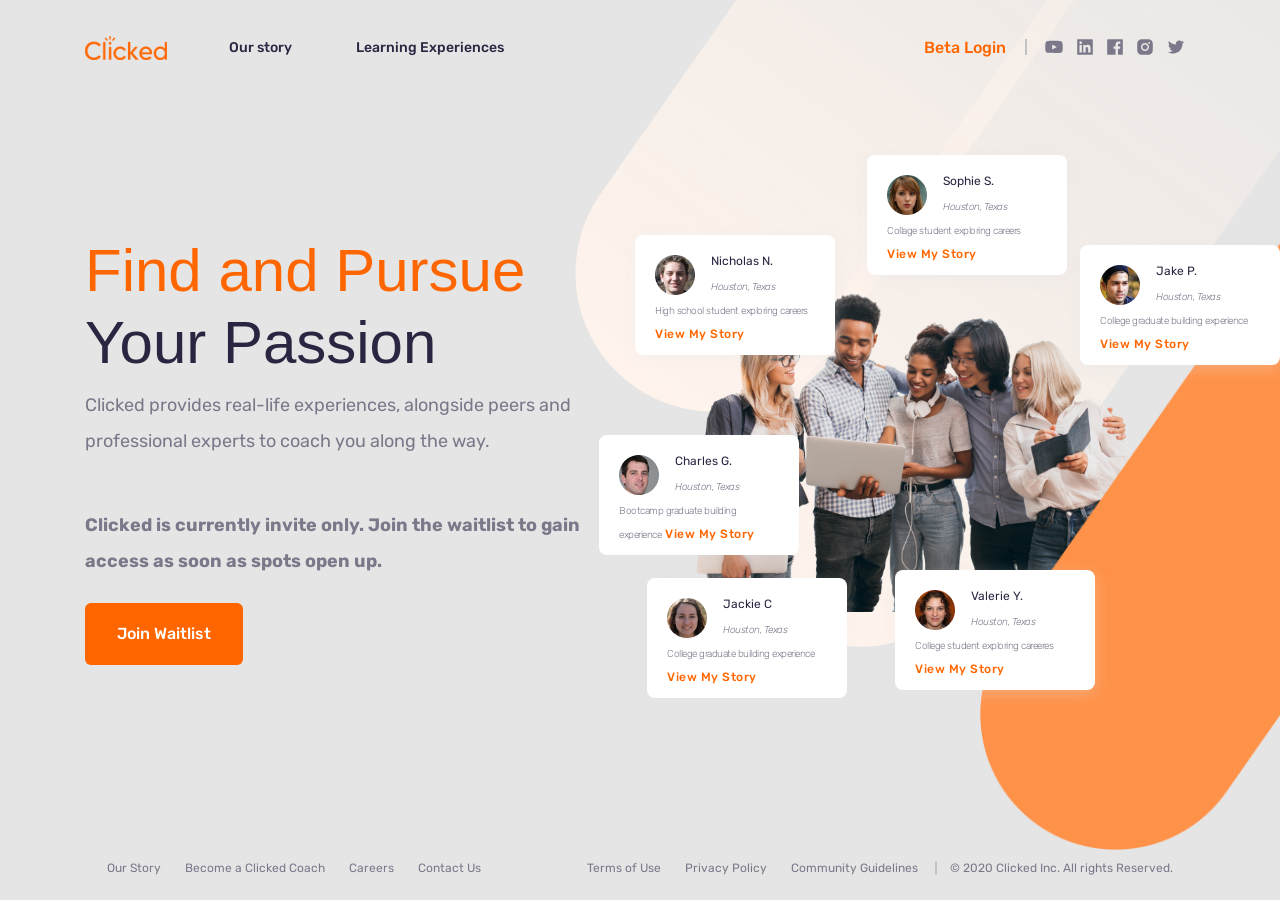
<file: index.html>
<!DOCTYPE html>
<html lang="en">
<head>
  <meta charset="UTF-8">
  <meta name="viewport" content="width=device-width, initial-scale=1.0">
  <title>Home page</title>
  <link rel="shortcut icon" href="favicon.png" type="image/png">
  <!-- Begin Fonts -->
  <link rel="preconnect" href="https://fonts.gstatic.com">
  <link href="https://fonts.googleapis.com/css2?family=Rubik:wght@400;500&display=swap" rel="stylesheet">
  <!-- End Fonts -->
  <!-- Begin Style  sheets -->
  <link rel="stylesheet" href="https://cdn.jsdelivr.net/npm/bootstrap@4.5.3/dist/css/bootstrap.min.css" integrity="sha384-TX8t27EcRE3e/ihU7zmQxVncDAy5uIKz4rEkgIXeMed4M0jlfIDPvg6uqKI2xXr2" crossorigin="anonymous">
  <link rel="stylesheet" href="./assets/fonts/fontawesome/css/fontawesome.min.css">
  <link rel="stylesheet" href="./assets/fonts/fontawesome/css/all.min.css">
  <link rel="stylesheet" href="assets/css/animate.css">
  <link rel="stylesheet" href="assets/scss/style.css">
  <!-- End Stylesheets -->
</head>
<body>
  <!-- Begin Header -->
  <header class="header">
    <div class="container">
      <nav class="header-nav">
        <div class="d-flex">
          <a href="/" class="btn-logo"><img src="assets/images/logo.png" alt="Click"></a>

          <ul class="nav-items">
            <li class="nav-item">
              <a href="#" class="nav-link">Our story</a>
            </li>
            <li class="nav-item">
              <a href="https://oscar-update-click.netlify.app/learn-experiences" class="nav-link">Learning Experiences</a>
            </li>
          </ul>
        </div>
        <div class="hamburger">
          <span></span>
          <span></span>
          <span></span>
        </div>
        <div class="actions-btns d-flex">
          <a href="#" class="btn btn-normal">Beta Login</a>
          <div class="social-icons">
            <a href="https://youtube" class="social-icon">
              <svg width="18" height="14" viewBox="0 0 18 14" fill="none" xmlns="http://www.w3.org/2000/svg">
                <path d="M17.3848 2.7832C17.2851 2.41218 17.0898 2.07384 16.8184 1.80202C16.5469 1.53021 16.2088 1.33446 15.8379 1.23438C14.4727 0.867188 9 0.867188 9 0.867188C9 0.867188 3.52734 0.867187 2.16211 1.23242C1.79106 1.33219 1.45278 1.52782 1.18126 1.79969C0.90974 2.07155 0.71453 2.41007 0.615234 2.78125C0.25 4.14844 0.25 7 0.25 7C0.25 7 0.25 9.85156 0.615234 11.2168C0.816406 11.9707 1.41016 12.5645 2.16211 12.7656C3.52734 13.1328 9 13.1328 9 13.1328C9 13.1328 14.4727 13.1328 15.8379 12.7656C16.5918 12.5645 17.1836 11.9707 17.3848 11.2168C17.75 9.85156 17.75 7 17.75 7C17.75 7 17.75 4.14844 17.3848 2.7832ZM7.26172 9.61719V4.38281L11.793 6.98047L7.26172 9.61719Z" fill="#7C788A"/>
              </svg>
            </a>
            <a href="https://linkedin" class="social-icon">
              <svg width="16" height="16" viewBox="0 0 16 16" fill="none" xmlns="http://www.w3.org/2000/svg">
                <path d="M15.1875 0.1875H0.8125C0.466797 0.1875 0.1875 0.466797 0.1875 0.8125V15.1875C0.1875 15.5332 0.466797 15.8125 0.8125 15.8125H15.1875C15.5332 15.8125 15.8125 15.5332 15.8125 15.1875V0.8125C15.8125 0.466797 15.5332 0.1875 15.1875 0.1875ZM4.82227 13.502H2.50391V6.04492H4.82227V13.502ZM3.66406 5.02539C3.39829 5.02539 3.13849 4.94658 2.91751 4.79893C2.69654 4.65127 2.5243 4.44141 2.4226 4.19587C2.32089 3.95033 2.29428 3.68015 2.34613 3.41949C2.39798 3.15883 2.52596 2.91939 2.71389 2.73147C2.90181 2.54354 3.14125 2.41556 3.40191 2.36371C3.66257 2.31186 3.93275 2.33847 4.17829 2.44018C4.42383 2.54188 4.6337 2.71411 4.78135 2.93509C4.929 3.15607 5.00781 3.41587 5.00781 3.68164C5.00586 4.42383 4.4043 5.02539 3.66406 5.02539ZM13.502 13.502H11.1855V9.875C11.1855 9.00977 11.1699 7.89844 9.98047 7.89844C8.77539 7.89844 8.58984 8.83984 8.58984 9.8125V13.502H6.27539V6.04492H8.49805V7.06445H8.5293C8.83789 6.47852 9.59375 5.85938 10.7227 5.85938C13.0703 5.85938 13.502 7.4043 13.502 9.41211V13.502Z" fill="#7C788A"/>
              </svg>
            </a>
            <a href="https://facebook" class="social-icon">
              <svg width="16" height="16" viewBox="0 0 16 16" fill="none" xmlns="http://www.w3.org/2000/svg">
                <path d="M15.1875 0.1875H0.8125C0.466797 0.1875 0.1875 0.466797 0.1875 0.8125V15.1875C0.1875 15.5332 0.466797 15.8125 0.8125 15.8125H15.1875C15.5332 15.8125 15.8125 15.5332 15.8125 15.1875V0.8125C15.8125 0.466797 15.5332 0.1875 15.1875 0.1875ZM13.3828 4.74805H12.1348C11.1562 4.74805 10.9668 5.21289 10.9668 5.89648V7.40234H13.3027L12.998 9.75977H10.9668V15.8125H8.53125V9.76172H6.49414V7.40234H8.53125V5.66406C8.53125 3.64648 9.76367 2.54688 11.5645 2.54688C12.4277 2.54688 13.168 2.61133 13.3848 2.64062V4.74805H13.3828Z" fill="#7C788A"/>
              </svg>
            </a>
            <a href="https://instagram" class="social-icon">
              <svg width="16" height="16" viewBox="0 0 16 16" fill="none" xmlns="http://www.w3.org/2000/svg">
                <path d="M8.00009 5.39609C6.5665 5.39609 5.39658 6.56601 5.39658 7.9996C5.39658 9.4332 6.5665 10.6031 8.00009 10.6031C9.43369 10.6031 10.6036 9.4332 10.6036 7.9996C10.6036 6.56601 9.43369 5.39609 8.00009 5.39609ZM15.8087 7.9996C15.8087 6.92148 15.8185 5.85312 15.7579 4.77695C15.6974 3.52695 15.4122 2.41757 14.4981 1.50351C13.5821 0.587495 12.4747 0.304292 11.2247 0.243745C10.1466 0.183198 9.07822 0.192964 8.00205 0.192964C6.92392 0.192964 5.85556 0.183198 4.77939 0.243745C3.52939 0.304292 2.42001 0.589448 1.50595 1.50351C0.589936 2.41953 0.306733 3.52695 0.246186 4.77695C0.18564 5.85507 0.195405 6.92343 0.195405 7.9996C0.195405 9.07578 0.18564 10.1461 0.246186 11.2223C0.306733 12.4723 0.59189 13.5816 1.50595 14.4957C2.42197 15.4117 3.52939 15.6949 4.77939 15.7555C5.85752 15.816 6.92587 15.8062 8.00205 15.8062C9.08017 15.8062 10.1485 15.816 11.2247 15.7555C12.4747 15.6949 13.5841 15.4098 14.4981 14.4957C15.4142 13.5797 15.6974 12.4723 15.7579 11.2223C15.8204 10.1461 15.8087 9.07773 15.8087 7.9996ZM8.00009 12.0055C5.7833 12.0055 3.99423 10.2164 3.99423 7.9996C3.99423 5.78281 5.7833 3.99374 8.00009 3.99374C10.2169 3.99374 12.006 5.78281 12.006 7.9996C12.006 10.2164 10.2169 12.0055 8.00009 12.0055ZM12.17 4.76523C11.6524 4.76523 11.2345 4.34726 11.2345 3.82968C11.2345 3.3121 11.6524 2.89414 12.17 2.89414C12.6876 2.89414 13.1056 3.3121 13.1056 3.82968C13.1057 3.95258 13.0816 4.07431 13.0347 4.18788C12.9877 4.30146 12.9188 4.40465 12.8319 4.49156C12.745 4.57846 12.6418 4.64737 12.5282 4.69433C12.4146 4.74129 12.2929 4.76538 12.17 4.76523Z" fill="#7C788A"/>
              </svg>
            </a>
            <a href="https://twitter" class="social-icon">
              <svg width="18" height="14" viewBox="0 0 18 14" fill="none" xmlns="http://www.w3.org/2000/svg">
                <path d="M17.125 1.9668C16.5273 2.22462 15.877 2.41016 15.207 2.48243C15.9026 2.06922 16.4234 1.41641 16.6719 0.646492C16.0192 1.03475 15.3042 1.30701 14.5586 1.45118C14.247 1.11803 13.8701 0.852625 13.4514 0.671507C13.0327 0.490389 12.5812 0.397438 12.125 0.398446C10.2793 0.398446 8.79492 1.89454 8.79492 3.73048C8.79492 3.98829 8.82617 4.2461 8.87695 4.49415C6.11328 4.34962 3.64844 3.0293 2.00977 1.00782C1.71118 1.51781 1.55471 2.0985 1.55664 2.68946C1.55664 3.84571 2.14453 4.86524 3.04102 5.46485C2.5127 5.44405 1.99676 5.29883 1.53516 5.04102V5.08204C1.53516 6.70118 2.67969 8.04298 4.20508 8.35157C3.91867 8.42597 3.62404 8.46403 3.32812 8.46485C3.11133 8.46485 2.90625 8.44337 2.69922 8.41407C3.12109 9.73438 4.34961 10.6934 5.8125 10.7246C4.66797 11.6211 3.23438 12.1484 1.67773 12.1484C1.39844 12.1484 1.14062 12.1387 0.873047 12.1074C2.34961 13.0547 4.10156 13.6016 5.98828 13.6016C12.1133 13.6016 15.4648 8.52735 15.4648 4.12306C15.4648 3.97852 15.4648 3.83399 15.4551 3.68946C16.1035 3.21485 16.6719 2.62696 17.125 1.9668Z" fill="#7C788A"/>
              </svg>
            </a>
          </div>
        </div>
      </nav>
    </div>
  </header>
  <!-- End Header -->
  <!-- Begin Home Content -->
  <main class="main home">
    <div class="container d-flex">
      <div class="home-left">
        <h1 class="color-orange">Find and Pursue<br /><span class="color-dark_blue">Your Passion</span></h1>
        <p class="mb-5">Clicked provides real-life experiences, alongside peers and professional experts to coach you along the way.</p>
        <p class="mb-4 font-weight-bold">Clicked is currently invite only. Join the waitlist to gain access as soon as spots open up.</p>
        <button class="btn btn-orange">Join Waitlist</button>
      </div>
      <div class="home-right">
        <img class="home-img" src="assets/images/group.png" alt="">
        <div class="person" id="person1">
          <div class="d-flex">
            <div class="person-avatar avatar1"></div>
            <div>
              <p class="person-name">Nicholas N.</p>
              <span class="person-address">Houston, Texas</span>
            </div>
          </div>
          <span class="person-info">High school student exploring careers</span>
          <a href="#" class="btn-person_story">View My Story</a>
        </div>
        <div class="person" id="person2">
          <div class="d-flex">
            <div class="person-avatar avatar2"></div>
            <div>
              <p class="person-name">Sophie S.</p>
              <span class="person-address">Houston, Texas</span>
            </div>
          </div>
          <span class="person-info">Collage student exploring careers</span>
          <a href="#" class="btn-person_story">View My Story</a>
        </div>
        <div class="person" id="person3">
          <div class="d-flex">
            <div class="person-avatar avatar3"></div>
            <div>
              <p class="person-name">Jake P.</p>
              <span class="person-address">Houston, Texas</span>
            </div>
          </div>
          <span class="person-info">College graduate building experience</span>
          <a href="#" class="btn-person_story">View My Story</a>
        </div>
        <div class="person" id="person4">
          <div class="d-flex">
            <div class="person-avatar avatar4"></div>
            <div>
              <p class="person-name">Charles G.</p>
              <span class="person-address">Houston, Texas</span>
            </div>
          </div>
          <span class="person-info">Bootcamp graduate building experience</span>
          <a href="#" class="btn-person_story">View My Story</a>
        </div>
        <div class="person" id="person5">
          <div class="d-flex">
            <div class="person-avatar avatar5"></div>
            <div>
              <p class="person-name">Jackie C</p>
              <span class="person-address">Houston, Texas</span>
            </div>
          </div>
          <span class="person-info">College graduate building experience</span>
          <a href="#" class="btn-person_story">View My Story</a>
        </div>
        <div class="person" id="person6">
          <div class="d-flex">
            <div class="person-avatar avatar6"></div>
            <div>
              <p class="person-name">Valerie Y.</p>
              <span class="person-address">Houston, Texas</span>
            </div>
          </div>
          <span class="person-info">College student exploring careeres</span>
          <a href="#" class="btn-person_story">View My Story</a>
        </div>
      </div>
    </div>
  </main>
  <!-- End Home Content -->
  <!-- Begin Footer -->
  <footer class="footer">
    <div class="container">
      <div class="footer-copyright d-flex">
        <div class="footer-left d-flex">
          <a href="#" class="footer-link">Our Story</a>
          <a href="https://oscar-update-click.netlify.app/clicked-coach" class="footer-link">Become a Clicked Coach</a>
          <a href="#" class="footer-link">Careers</a>
          <a href="https://oscar-update-click.netlify.app/contact-us" class="footer-link">Contact Us</a>
        </div>
        <div class=" d-flex">
          <a href="https://oscar-update-click.netlify.app/terms" class="footer-link">Terms of Use</a>
          <a href="#" class="footer-link">Privacy Policy</a>
          <a href="#" class="footer-link">Community Guidelines</a>
          <p class="footer-link">&copy; 2020 Clicked Inc. All rights Reserved.</p>
        </div>
      </div>
    </div>
  </footer>
  <!-- End Footer -->
  <!-- Begin Scripts -->
  <script src="https://code.jquery.com/jquery-3.5.1.min.js" integrity="sha256-9/aliU8dGd2tb6OSsuzixeV4y/faTqgFtohetphbbj0=" crossorigin="anonymous"></script>
  <script src="https://cdn.jsdelivr.net/npm/popper.js@1.16.1/dist/umd/popper.min.js" integrity="sha384-9/reFTGAW83EW2RDu2S0VKaIzap3H66lZH81PoYlFhbGU+6BZp6G7niu735Sk7lN" crossorigin="anonymous"></script>
  <script src="https://cdn.jsdelivr.net/npm/bootstrap@4.5.3/dist/js/bootstrap.min.js" integrity="sha384-w1Q4orYjBQndcko6MimVbzY0tgp4pWB4lZ7lr30WKz0vr/aWKhXdBNmNb5D92v7s" crossorigin="anonymous"></script>
  <script src="https://cdnjs.cloudflare.com/ajax/libs/wow/1.1.2/wow.min.js"
    integrity="sha512-Eak/29OTpb36LLo2r47IpVzPBLXnAMPAVypbSZiZ4Qkf8p/7S/XRG5xp7OKWPPYfJT6metI+IORkR5G8F900+g=="
    crossorigin="anonymous"></script>
  <script src="assets/js/script.js"></script>
  <!-- End Scripts -->
</body>
</html>
</file>
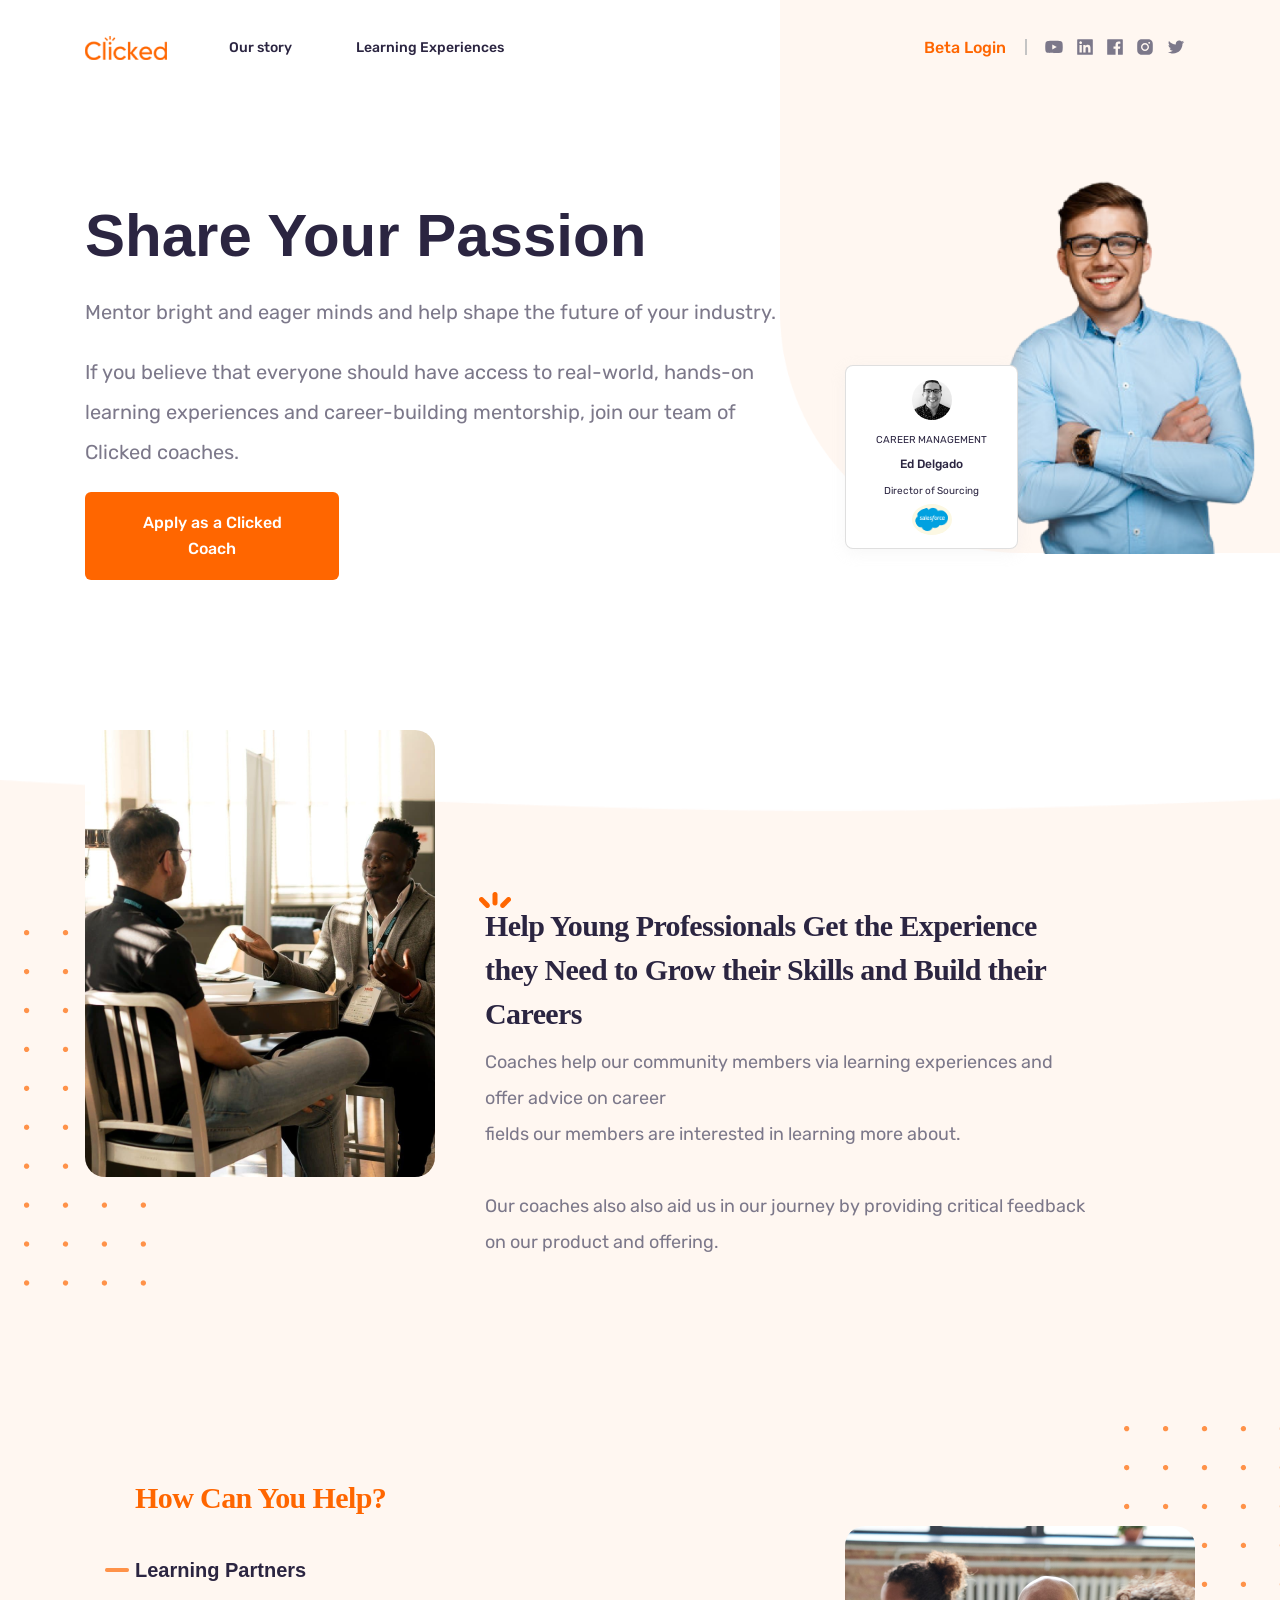
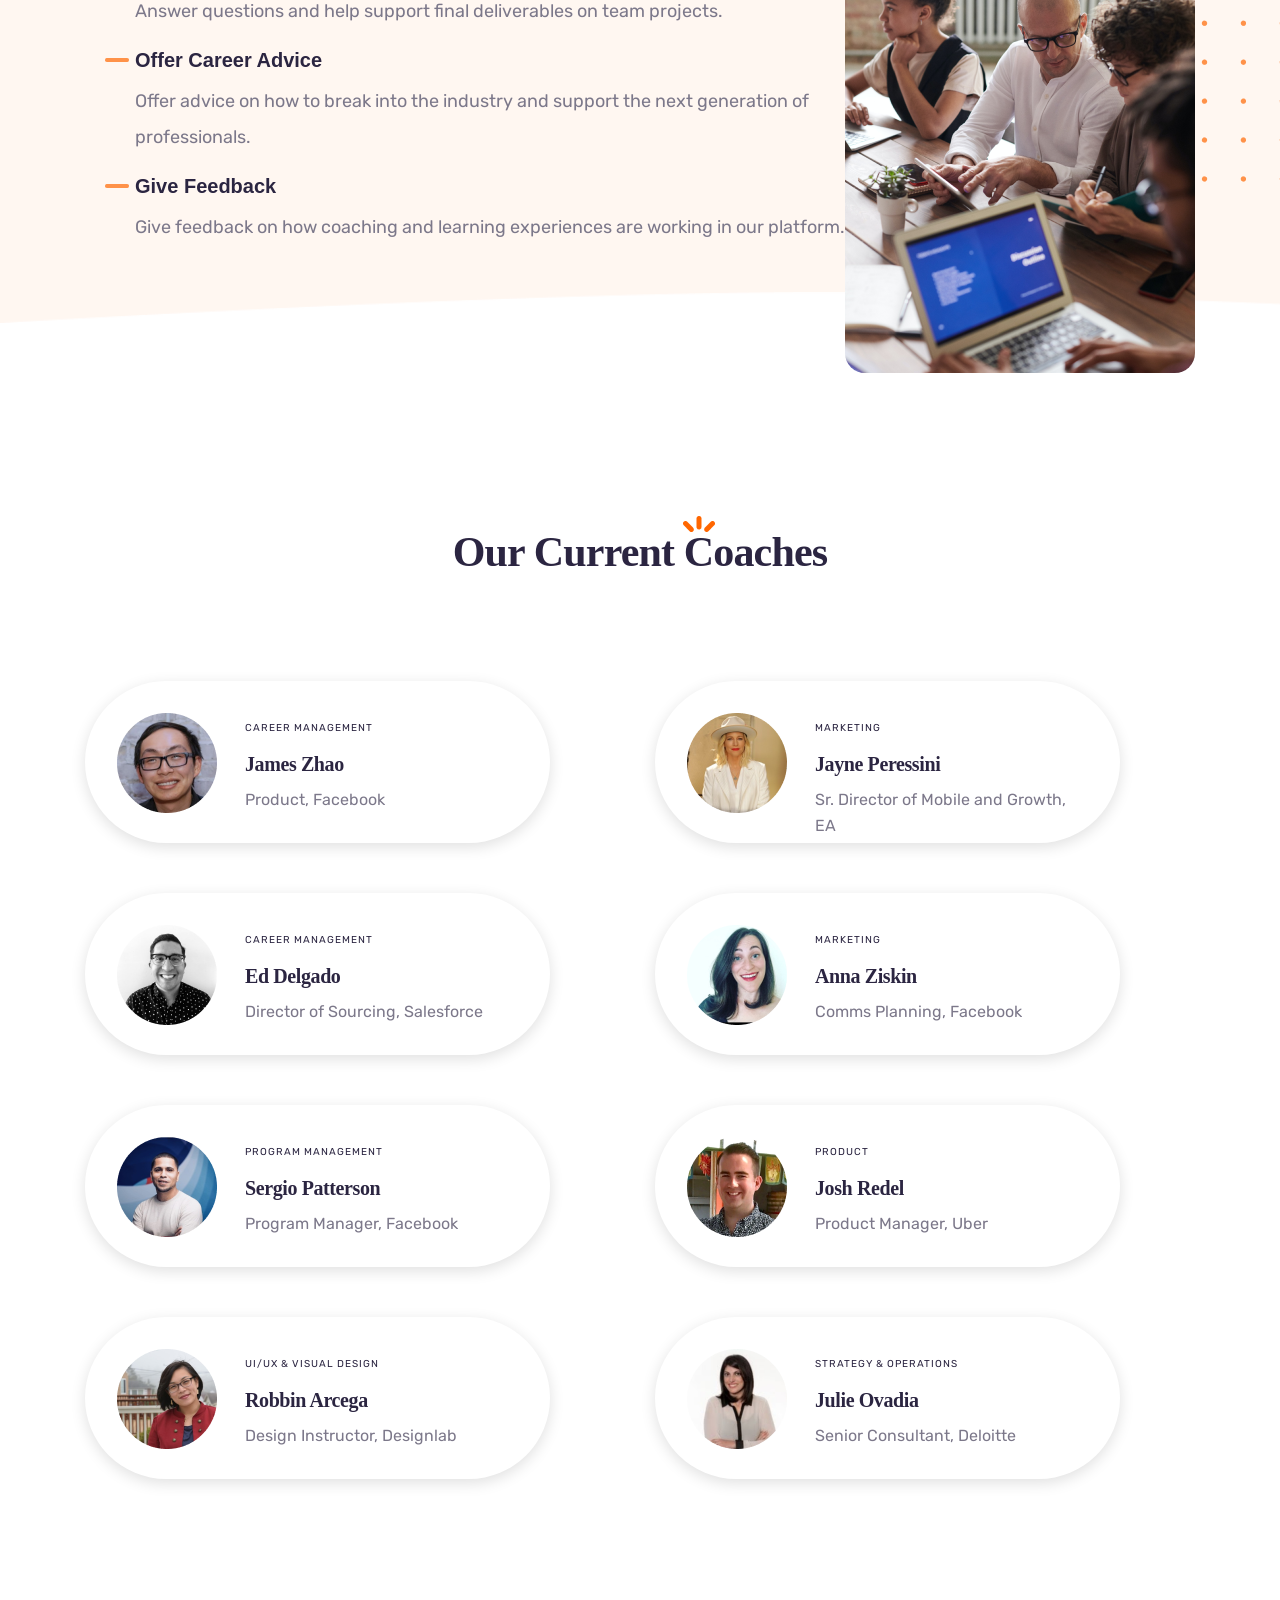
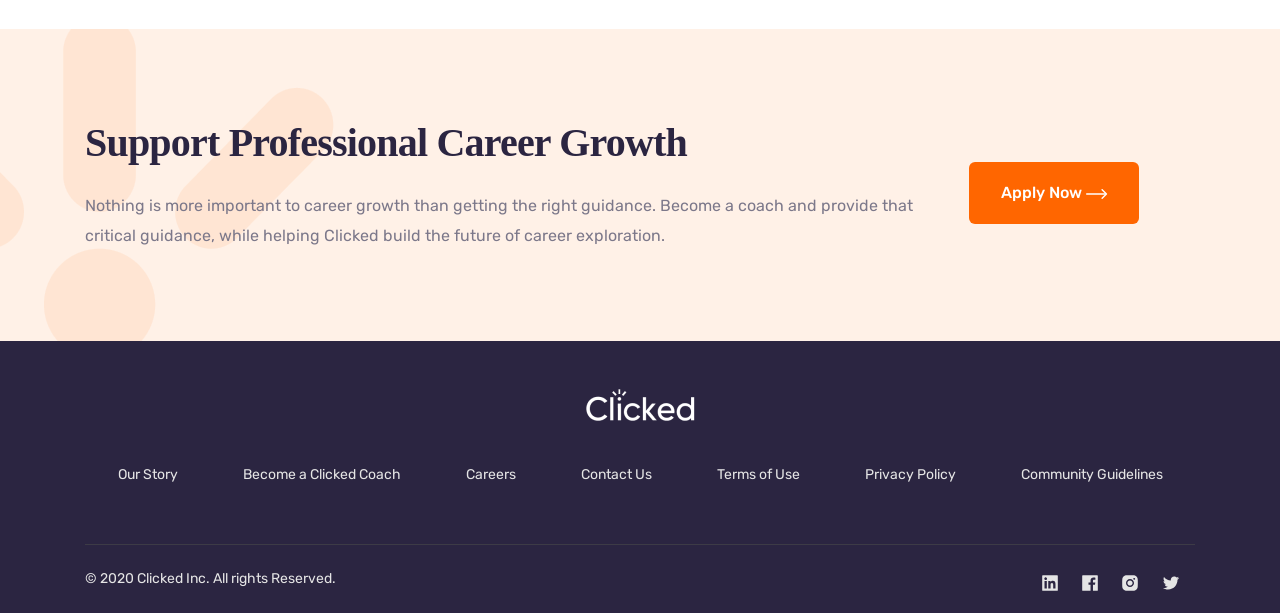
<file: clicked-coach.html>
<!DOCTYPE html>
<html lang="en">

<head>
  <meta charset="UTF-8">
  <meta name="viewport" content="width=device-width, initial-scale=1.0">
  <title>Clicked Coach</title>
  <link rel="shortcut icon" href="favicon.png" type="image/png">
  <!-- Begin Fonts -->
  <link rel="preconnect" href="https://fonts.gstatic.com">
  <link href="https://fonts.googleapis.com/css2?family=Rubik:wght@400;500&display=swap" rel="stylesheet">
  <!-- End Fonts -->
  <!-- Begin Style  sheets -->
  <link rel="stylesheet" href="https://cdn.jsdelivr.net/npm/bootstrap@4.5.3/dist/css/bootstrap.min.css"
    integrity="sha384-TX8t27EcRE3e/ihU7zmQxVncDAy5uIKz4rEkgIXeMed4M0jlfIDPvg6uqKI2xXr2" crossorigin="anonymous">
  <link rel="stylesheet" href="./assets/fonts/fontawesome/css/fontawesome.min.css">
  <link rel="stylesheet" href="./assets/fonts/fontawesome/css/all.min.css">
  <link rel="stylesheet" href="assets/css/animate.css">
  <link rel="stylesheet" href="assets/scss/style.css">
  <!-- End Stylesheets -->
</head>

<body>
  <!-- Begin Header -->
  <header class="header">
    <div class="container">
      <nav class="header-nav">
        <div class="d-flex">
          <a href="/" class="btn-logo"><img src="assets/images/logo.png" alt="Click"></a>

          <ul class="nav-items">
            <li class="nav-item">
              <a href="#our_benefits" class="nav-link">Our story</a>
            </li>
            <li class="nav-item">
              <a href="https://oscar-update-click.netlify.app/learn-experiences" class="nav-link">Learning Experiences</a>
            </li>
          </ul>
        </div>
        <div class="hamburger">
          <span></span>
          <span></span>
          <span></span>
        </div>
        <div class="actions-btns d-flex">
          <a href="#" class="btn btn-normal">Beta Login</a>
          <div class="social-icons">
            <a href="https://youtube" class="social-icon">
              <svg width="18" height="14" viewBox="0 0 18 14" fill="none" xmlns="http://www.w3.org/2000/svg">
                <path
                  d="M17.3848 2.7832C17.2851 2.41218 17.0898 2.07384 16.8184 1.80202C16.5469 1.53021 16.2088 1.33446 15.8379 1.23438C14.4727 0.867188 9 0.867188 9 0.867188C9 0.867188 3.52734 0.867187 2.16211 1.23242C1.79106 1.33219 1.45278 1.52782 1.18126 1.79969C0.90974 2.07155 0.71453 2.41007 0.615234 2.78125C0.25 4.14844 0.25 7 0.25 7C0.25 7 0.25 9.85156 0.615234 11.2168C0.816406 11.9707 1.41016 12.5645 2.16211 12.7656C3.52734 13.1328 9 13.1328 9 13.1328C9 13.1328 14.4727 13.1328 15.8379 12.7656C16.5918 12.5645 17.1836 11.9707 17.3848 11.2168C17.75 9.85156 17.75 7 17.75 7C17.75 7 17.75 4.14844 17.3848 2.7832ZM7.26172 9.61719V4.38281L11.793 6.98047L7.26172 9.61719Z"
                  fill="#7C788A" />
              </svg>
            </a>
            <a href="https://linkedin" class="social-icon">
              <svg width="16" height="16" viewBox="0 0 16 16" fill="none" xmlns="http://www.w3.org/2000/svg">
                <path
                  d="M15.1875 0.1875H0.8125C0.466797 0.1875 0.1875 0.466797 0.1875 0.8125V15.1875C0.1875 15.5332 0.466797 15.8125 0.8125 15.8125H15.1875C15.5332 15.8125 15.8125 15.5332 15.8125 15.1875V0.8125C15.8125 0.466797 15.5332 0.1875 15.1875 0.1875ZM4.82227 13.502H2.50391V6.04492H4.82227V13.502ZM3.66406 5.02539C3.39829 5.02539 3.13849 4.94658 2.91751 4.79893C2.69654 4.65127 2.5243 4.44141 2.4226 4.19587C2.32089 3.95033 2.29428 3.68015 2.34613 3.41949C2.39798 3.15883 2.52596 2.91939 2.71389 2.73147C2.90181 2.54354 3.14125 2.41556 3.40191 2.36371C3.66257 2.31186 3.93275 2.33847 4.17829 2.44018C4.42383 2.54188 4.6337 2.71411 4.78135 2.93509C4.929 3.15607 5.00781 3.41587 5.00781 3.68164C5.00586 4.42383 4.4043 5.02539 3.66406 5.02539ZM13.502 13.502H11.1855V9.875C11.1855 9.00977 11.1699 7.89844 9.98047 7.89844C8.77539 7.89844 8.58984 8.83984 8.58984 9.8125V13.502H6.27539V6.04492H8.49805V7.06445H8.5293C8.83789 6.47852 9.59375 5.85938 10.7227 5.85938C13.0703 5.85938 13.502 7.4043 13.502 9.41211V13.502Z"
                  fill="#7C788A" />
              </svg>
            </a>
            <a href="https://facebook" class="social-icon">
              <svg width="16" height="16" viewBox="0 0 16 16" fill="none" xmlns="http://www.w3.org/2000/svg">
                <path
                  d="M15.1875 0.1875H0.8125C0.466797 0.1875 0.1875 0.466797 0.1875 0.8125V15.1875C0.1875 15.5332 0.466797 15.8125 0.8125 15.8125H15.1875C15.5332 15.8125 15.8125 15.5332 15.8125 15.1875V0.8125C15.8125 0.466797 15.5332 0.1875 15.1875 0.1875ZM13.3828 4.74805H12.1348C11.1562 4.74805 10.9668 5.21289 10.9668 5.89648V7.40234H13.3027L12.998 9.75977H10.9668V15.8125H8.53125V9.76172H6.49414V7.40234H8.53125V5.66406C8.53125 3.64648 9.76367 2.54688 11.5645 2.54688C12.4277 2.54688 13.168 2.61133 13.3848 2.64062V4.74805H13.3828Z"
                  fill="#7C788A" />
              </svg>
            </a>
            <a href="https://instagram" class="social-icon">
              <svg width="16" height="16" viewBox="0 0 16 16" fill="none" xmlns="http://www.w3.org/2000/svg">
                <path
                  d="M8.00009 5.39609C6.5665 5.39609 5.39658 6.56601 5.39658 7.9996C5.39658 9.4332 6.5665 10.6031 8.00009 10.6031C9.43369 10.6031 10.6036 9.4332 10.6036 7.9996C10.6036 6.56601 9.43369 5.39609 8.00009 5.39609ZM15.8087 7.9996C15.8087 6.92148 15.8185 5.85312 15.7579 4.77695C15.6974 3.52695 15.4122 2.41757 14.4981 1.50351C13.5821 0.587495 12.4747 0.304292 11.2247 0.243745C10.1466 0.183198 9.07822 0.192964 8.00205 0.192964C6.92392 0.192964 5.85556 0.183198 4.77939 0.243745C3.52939 0.304292 2.42001 0.589448 1.50595 1.50351C0.589936 2.41953 0.306733 3.52695 0.246186 4.77695C0.18564 5.85507 0.195405 6.92343 0.195405 7.9996C0.195405 9.07578 0.18564 10.1461 0.246186 11.2223C0.306733 12.4723 0.59189 13.5816 1.50595 14.4957C2.42197 15.4117 3.52939 15.6949 4.77939 15.7555C5.85752 15.816 6.92587 15.8062 8.00205 15.8062C9.08017 15.8062 10.1485 15.816 11.2247 15.7555C12.4747 15.6949 13.5841 15.4098 14.4981 14.4957C15.4142 13.5797 15.6974 12.4723 15.7579 11.2223C15.8204 10.1461 15.8087 9.07773 15.8087 7.9996ZM8.00009 12.0055C5.7833 12.0055 3.99423 10.2164 3.99423 7.9996C3.99423 5.78281 5.7833 3.99374 8.00009 3.99374C10.2169 3.99374 12.006 5.78281 12.006 7.9996C12.006 10.2164 10.2169 12.0055 8.00009 12.0055ZM12.17 4.76523C11.6524 4.76523 11.2345 4.34726 11.2345 3.82968C11.2345 3.3121 11.6524 2.89414 12.17 2.89414C12.6876 2.89414 13.1056 3.3121 13.1056 3.82968C13.1057 3.95258 13.0816 4.07431 13.0347 4.18788C12.9877 4.30146 12.9188 4.40465 12.8319 4.49156C12.745 4.57846 12.6418 4.64737 12.5282 4.69433C12.4146 4.74129 12.2929 4.76538 12.17 4.76523Z"
                  fill="#7C788A" />
              </svg>
            </a>
            <a href="https://twitter" class="social-icon">
              <svg width="18" height="14" viewBox="0 0 18 14" fill="none" xmlns="http://www.w3.org/2000/svg">
                <path
                  d="M17.125 1.9668C16.5273 2.22462 15.877 2.41016 15.207 2.48243C15.9026 2.06922 16.4234 1.41641 16.6719 0.646492C16.0192 1.03475 15.3042 1.30701 14.5586 1.45118C14.247 1.11803 13.8701 0.852625 13.4514 0.671507C13.0327 0.490389 12.5812 0.397438 12.125 0.398446C10.2793 0.398446 8.79492 1.89454 8.79492 3.73048C8.79492 3.98829 8.82617 4.2461 8.87695 4.49415C6.11328 4.34962 3.64844 3.0293 2.00977 1.00782C1.71118 1.51781 1.55471 2.0985 1.55664 2.68946C1.55664 3.84571 2.14453 4.86524 3.04102 5.46485C2.5127 5.44405 1.99676 5.29883 1.53516 5.04102V5.08204C1.53516 6.70118 2.67969 8.04298 4.20508 8.35157C3.91867 8.42597 3.62404 8.46403 3.32812 8.46485C3.11133 8.46485 2.90625 8.44337 2.69922 8.41407C3.12109 9.73438 4.34961 10.6934 5.8125 10.7246C4.66797 11.6211 3.23438 12.1484 1.67773 12.1484C1.39844 12.1484 1.14062 12.1387 0.873047 12.1074C2.34961 13.0547 4.10156 13.6016 5.98828 13.6016C12.1133 13.6016 15.4648 8.52735 15.4648 4.12306C15.4648 3.97852 15.4648 3.83399 15.4551 3.68946C16.1035 3.21485 16.6719 2.62696 17.125 1.9668Z"
                  fill="#7C788A" />
              </svg>
            </a>
          </div>
        </div>
      </nav>
    </div>
  </header>
  <!-- End Header -->
  <!-- Begin Home Content -->
  <main class="main coach">
    <section class="passion container">
      <div class="content">
        <h1 class="title">Share Your Passion</h1>
        <p class="desc">Mentor bright and eager minds and help shape the future of your industry. </p>
        <p class="desc">If you believe that everyone should have access to real-world, hands-on learning experiences and
          career-building mentorship, join our team of Clicked coaches. </p>
        <button class="btn btn-orange">Apply as a Clicked Coach</button>
      </div>
      <div class="card">
        <img src="assets/images/adver1-child1.png" alt="" class="avatar">
        <p class="job">CAREER MANAGEMENT</p>
        <p class="name">Ed Delgado</p>
        <p class="position">Director of Sourcing</p>
        <img src="assets/images/adver1-child2.png" alt="" class="mark">
      </div>
    </section>

    <section class="desc">
      <div class="container">
        <div class="part1 d-flex">
          <img src="assets/images/adver2.png" alt="" class="img1">
          <img src="assets/images/adver2-bk.png" alt="" class="img-bk">
          <div class="right">
            <img src="assets/images/coach-tick.png" alt="">
            <h2 class="title">Help Young Professionals Get the Experience they Need to Grow their Skills and Build their
              Careers</h2>
            <p class="desc">Coaches help our community members via learning experiences and offer advice on career
              fields our members are interested in learning more about.

              Our coaches also also aid us in our journey by providing critical feedback on our product and offering.
            </p>
          </div>
        </div>
        <div class="part2 d-flex">
          <div class="left">
            <h2 class="title">How Can You Help?</h2>
            <h3 class="sub-title">Learning Partners</h3>
            <p>Answer questions and help support final deliverables on team projects.</p>
            <h3>Offer Career Advice</h3>
            <p>Offer advice on how to break into the industry and support the next generation of professionals.</p>
            <h3>Give Feedback</h3>
            <p>Give feedback on how coaching and learning experiences are working in our platform.</p>
          </div>
          <img src="assets/images/adver2-bk.png" alt="" class="img-bk">
          <img src="assets/images/adver3.png" alt="" class="img2">
        </div>
      </div>
    </section>

    <section class="current container">
      <div class="row">
        <h2 class="title">Our Current Coaches</h2>
      </div>
      <div class="row">
        <div class="current-coach col-xs-6 col-md-6">
          <div class="item d-flex">
            <img src="assets/images/coach-avatar1.png" alt="">
            <div>
              <p class="job">CAREER MANAGEMENT</p>
              <h4 class="name">James Zhao</h4>
              <p class="position">Product, Facebook</p>
            </div>
          </div>
        </div>
        <div class="current-coach col-xs-6 col-md-6">
          <div class="item d-flex">
            <img src="assets/images/coach-avatar2.png" alt="">
            <div>
              <p class="job">MARKETING</p>
              <h4 class="name">Jayne Peressini</h4>
              <p class="position">Sr. Director of Mobile and Growth, EA</p>
            </div>
          </div>
        </div>
      </div>
      <div class="row">
        <div class="current-coach col-xs-6 col-md-6">
          <div class="item d-flex">
            <img src="assets/images/coach-avatar3.png" alt="">
            <div>
              <p class="job">CAREER MANAGEMENT</p>
              <h4 class="name">Ed Delgado</h4>
              <p class="position">Director of Sourcing, Salesforce</p>
            </div>
          </div>
        </div>
        <div class="current-coach col-xs-6 col-md-6">
          <div class="item d-flex">
            <img src="assets/images/coach-avatar4.png" alt="">
            <div>
              <p class="job">MARKETING</p>
              <h4 class="name">Anna Ziskin</h4>
              <p class="position">Comms Planning, Facebook</p>
            </div>
          </div>
        </div>
      </div>
      <div class="row">
        <div class="current-coach col-xs-6 col-md-6">
          <div class="item d-flex">
            <img src="assets/images/coach-avatar5.png" alt="">
            <div>
              <p class="job">PROGRAM MANAGEMENT</p>
              <h4 class="name">Sergio Patterson</h4>
              <p class="position">Program Manager, Facebook</p>
            </div>
          </div>
        </div>
        <div class="current-coach col-xs-6 col-md-6">
          <div class="item d-flex">
            <img src="assets/images/coach-avatar6.png" alt="">
            <div>
              <p class="job">PRODUCT</p>
              <h4 class="name">Josh Redel</h4>
              <p class="position">Product Manager, Uber</p>
            </div>
          </div>
        </div>
      </div>
      <div class="row">
        <div class="current-coach col-xs-6 col-md-6">
          <div class="item d-flex">
            <img src="assets/images/coach-avatar7.png" alt="">
            <div>
              <p class="job">UI/UX & VISUAL DESIGN</p>
              <h4 class="name">Robbin Arcega</h4>
              <p class="position">Design Instructor, Designlab</p>
            </div>
          </div>
        </div>
        <div class="current-coach col-xs-6 col-md-6">
          <div class="item d-flex">
            <img src="assets/images/coach-avatar8.png" alt="">
            <div>
              <p class="job">STRATEGY & OPERATIONS</p>
              <h4 class="name">Julie Ovadia</h4>
              <p class="position">Senior Consultant, Deloitte</p>
            </div>
          </div>
        </div>
      </div>
    </section>

    <section class="apply">
      <img src="assets/images/coach-mark-bk.png" alt="">
      <div class="content container">
        <div class="d-flex">
          <div class="">
            <h2>Support Professional Career Growth</h2>
            <p>Nothing is more important to career growth than getting the right guidance. Become a coach and provide that
              critical guidance, while helping Clicked build the future of career exploration.</p>
          </div>
          <button class="btn btn-orange">
            <span>Apply Now</span>
            <svg width="22" height="10" viewBox="0 0 22 10" fill="none" xmlns="http://www.w3.org/2000/svg">
              <path fill-rule="evenodd" clip-rule="evenodd"
                d="M15.6376 0.208858C15.7039 0.142343 15.7827 0.0895708 15.8695 0.0535639C15.9563 0.0175571 16.0493 -0.000976562 16.1432 -0.000976562C16.2372 -0.000976562 16.3302 0.0175571 16.417 0.0535639C16.5038 0.0895708 16.5826 0.142343 16.6489 0.208858L20.9344 4.49429C21.0009 4.56064 21.0537 4.63946 21.0897 4.72623C21.1257 4.813 21.1442 4.90603 21.1442 4.99997C21.1442 5.09392 21.1257 5.18694 21.0897 5.27372C21.0537 5.36049 21.0009 5.43931 20.9344 5.50565L16.6489 9.79109C16.5148 9.9252 16.3329 10.0005 16.1432 10.0005C15.9536 10.0005 15.7717 9.9252 15.6376 9.79109C15.5035 9.65697 15.4281 9.47507 15.4281 9.28541C15.4281 9.09574 15.5035 8.91384 15.6376 8.77973L19.4188 4.99997L15.6376 1.22022C15.5711 1.15387 15.5183 1.07506 15.4823 0.988284C15.4463 0.90151 15.4277 0.808486 15.4277 0.714539C15.4277 0.620592 15.4463 0.527568 15.4823 0.440794C15.5183 0.354021 15.5711 0.275204 15.6376 0.208858Z"
                fill="white" />
              <path fill-rule="evenodd" clip-rule="evenodd"
                d="M0 4.99842C0 4.80899 0.0916148 4.62732 0.25469 4.49338C0.417765 4.35943 0.638942 4.28418 0.869565 4.28418H19.1304C19.3611 4.28418 19.5822 4.35943 19.7453 4.49338C19.9084 4.62732 20 4.80899 20 4.99842C20 5.18785 19.9084 5.36952 19.7453 5.50346C19.5822 5.63741 19.3611 5.71266 19.1304 5.71266H0.869565C0.638942 5.71266 0.417765 5.63741 0.25469 5.50346C0.0916148 5.36952 0 5.18785 0 4.99842Z"
                fill="white" />
            </svg>
          </button>
        </div>
      </div>
    </section>
  </main>
  <!-- End Home Content -->

  <!-- Begin Footer -->
  <footer class="footer2">
    <div class="container">
      <div class="top">
        <img src="assets/images/click-mark.png" alt="" class="footer2-logo" />
        <div class="d-flex">
          <a href="#" class="footer-link">Our Story</a>
          <a href="https://oscar-update-click.netlify.app/clicked-coach" class="footer-link">Become a Clicked Coach</a>
          <a href="#" class="footer-link">Careers</a>
          <a href="https://oscar-update-click.netlify.app/contact-us" class="footer-link">Contact Us</a>
          <a href="https://oscar-update-click.netlify.app/terms" class="footer-link">Terms of Use</a>
          <a href="#" class="footer-link">Privacy Policy</a>
          <a href="#" class="footer-link">Community Guidelines</a>
        </div>
      </div>
      <div class="bottom d-flex">
        <p class="footer-link">&copy; 2020 Clicked Inc. All rights Reserved.</p>
        <div class="social-icons">
          <a href="https://linkedin" class="social-icon">
            <svg width="16" height="16" viewBox="0 0 16 16" fill="none" xmlns="http://www.w3.org/2000/svg">
              <path d="M15.1875 0.1875H0.8125C0.466797 0.1875 0.1875 0.466797 0.1875 0.8125V15.1875C0.1875 15.5332 0.466797 15.8125 0.8125 15.8125H15.1875C15.5332 15.8125 15.8125 15.5332 15.8125 15.1875V0.8125C15.8125 0.466797 15.5332 0.1875 15.1875 0.1875ZM4.82227 13.502H2.50391V6.04492H4.82227V13.502ZM3.66406 5.02539C3.39829 5.02539 3.13849 4.94658 2.91751 4.79893C2.69654 4.65127 2.5243 4.44141 2.4226 4.19587C2.32089 3.95033 2.29428 3.68015 2.34613 3.41949C2.39798 3.15883 2.52596 2.91939 2.71389 2.73147C2.90181 2.54354 3.14125 2.41556 3.40191 2.36371C3.66257 2.31186 3.93275 2.33847 4.17829 2.44018C4.42383 2.54188 4.6337 2.71411 4.78135 2.93509C4.929 3.15607 5.00781 3.41587 5.00781 3.68164C5.00586 4.42383 4.4043 5.02539 3.66406 5.02539ZM13.502 13.502H11.1855V9.875C11.1855 9.00977 11.1699 7.89844 9.98047 7.89844C8.77539 7.89844 8.58984 8.83984 8.58984 9.8125V13.502H6.27539V6.04492H8.49805V7.06445H8.5293C8.83789 6.47852 9.59375 5.85938 10.7227 5.85938C13.0703 5.85938 13.502 7.4043 13.502 9.41211V13.502Z" fill="#7C788A"/>
            </svg>
          </a>
          <a href="https://facebook" class="social-icon">
            <svg width="16" height="16" viewBox="0 0 16 16" fill="none" xmlns="http://www.w3.org/2000/svg">
              <path d="M15.1875 0.1875H0.8125C0.466797 0.1875 0.1875 0.466797 0.1875 0.8125V15.1875C0.1875 15.5332 0.466797 15.8125 0.8125 15.8125H15.1875C15.5332 15.8125 15.8125 15.5332 15.8125 15.1875V0.8125C15.8125 0.466797 15.5332 0.1875 15.1875 0.1875ZM13.3828 4.74805H12.1348C11.1562 4.74805 10.9668 5.21289 10.9668 5.89648V7.40234H13.3027L12.998 9.75977H10.9668V15.8125H8.53125V9.76172H6.49414V7.40234H8.53125V5.66406C8.53125 3.64648 9.76367 2.54688 11.5645 2.54688C12.4277 2.54688 13.168 2.61133 13.3848 2.64062V4.74805H13.3828Z" fill="#7C788A"/>
            </svg>
          </a>
          <a href="https://instagram" class="social-icon">
            <svg width="16" height="16" viewBox="0 0 16 16" fill="none" xmlns="http://www.w3.org/2000/svg">
              <path d="M8.00009 5.39609C6.5665 5.39609 5.39658 6.56601 5.39658 7.9996C5.39658 9.4332 6.5665 10.6031 8.00009 10.6031C9.43369 10.6031 10.6036 9.4332 10.6036 7.9996C10.6036 6.56601 9.43369 5.39609 8.00009 5.39609ZM15.8087 7.9996C15.8087 6.92148 15.8185 5.85312 15.7579 4.77695C15.6974 3.52695 15.4122 2.41757 14.4981 1.50351C13.5821 0.587495 12.4747 0.304292 11.2247 0.243745C10.1466 0.183198 9.07822 0.192964 8.00205 0.192964C6.92392 0.192964 5.85556 0.183198 4.77939 0.243745C3.52939 0.304292 2.42001 0.589448 1.50595 1.50351C0.589936 2.41953 0.306733 3.52695 0.246186 4.77695C0.18564 5.85507 0.195405 6.92343 0.195405 7.9996C0.195405 9.07578 0.18564 10.1461 0.246186 11.2223C0.306733 12.4723 0.59189 13.5816 1.50595 14.4957C2.42197 15.4117 3.52939 15.6949 4.77939 15.7555C5.85752 15.816 6.92587 15.8062 8.00205 15.8062C9.08017 15.8062 10.1485 15.816 11.2247 15.7555C12.4747 15.6949 13.5841 15.4098 14.4981 14.4957C15.4142 13.5797 15.6974 12.4723 15.7579 11.2223C15.8204 10.1461 15.8087 9.07773 15.8087 7.9996ZM8.00009 12.0055C5.7833 12.0055 3.99423 10.2164 3.99423 7.9996C3.99423 5.78281 5.7833 3.99374 8.00009 3.99374C10.2169 3.99374 12.006 5.78281 12.006 7.9996C12.006 10.2164 10.2169 12.0055 8.00009 12.0055ZM12.17 4.76523C11.6524 4.76523 11.2345 4.34726 11.2345 3.82968C11.2345 3.3121 11.6524 2.89414 12.17 2.89414C12.6876 2.89414 13.1056 3.3121 13.1056 3.82968C13.1057 3.95258 13.0816 4.07431 13.0347 4.18788C12.9877 4.30146 12.9188 4.40465 12.8319 4.49156C12.745 4.57846 12.6418 4.64737 12.5282 4.69433C12.4146 4.74129 12.2929 4.76538 12.17 4.76523Z" fill="#7C788A"/>
            </svg>
          </a>
          <a href="https://twitter" class="social-icon">
            <svg width="18" height="14" viewBox="0 0 18 14" fill="none" xmlns="http://www.w3.org/2000/svg">
              <path d="M17.125 1.9668C16.5273 2.22462 15.877 2.41016 15.207 2.48243C15.9026 2.06922 16.4234 1.41641 16.6719 0.646492C16.0192 1.03475 15.3042 1.30701 14.5586 1.45118C14.247 1.11803 13.8701 0.852625 13.4514 0.671507C13.0327 0.490389 12.5812 0.397438 12.125 0.398446C10.2793 0.398446 8.79492 1.89454 8.79492 3.73048C8.79492 3.98829 8.82617 4.2461 8.87695 4.49415C6.11328 4.34962 3.64844 3.0293 2.00977 1.00782C1.71118 1.51781 1.55471 2.0985 1.55664 2.68946C1.55664 3.84571 2.14453 4.86524 3.04102 5.46485C2.5127 5.44405 1.99676 5.29883 1.53516 5.04102V5.08204C1.53516 6.70118 2.67969 8.04298 4.20508 8.35157C3.91867 8.42597 3.62404 8.46403 3.32812 8.46485C3.11133 8.46485 2.90625 8.44337 2.69922 8.41407C3.12109 9.73438 4.34961 10.6934 5.8125 10.7246C4.66797 11.6211 3.23438 12.1484 1.67773 12.1484C1.39844 12.1484 1.14062 12.1387 0.873047 12.1074C2.34961 13.0547 4.10156 13.6016 5.98828 13.6016C12.1133 13.6016 15.4648 8.52735 15.4648 4.12306C15.4648 3.97852 15.4648 3.83399 15.4551 3.68946C16.1035 3.21485 16.6719 2.62696 17.125 1.9668Z" fill="#7C788A"/>
            </svg>
          </a>
        </div>
      </div>
    </div>
  </footer>
  <!-- End Footer -->
  <!-- Begin Scripts -->
  <script src="https://code.jquery.com/jquery-3.5.1.min.js"
    integrity="sha256-9/aliU8dGd2tb6OSsuzixeV4y/faTqgFtohetphbbj0=" crossorigin="anonymous"></script>
  <script src="https://cdn.jsdelivr.net/npm/popper.js@1.16.1/dist/umd/popper.min.js"
    integrity="sha384-9/reFTGAW83EW2RDu2S0VKaIzap3H66lZH81PoYlFhbGU+6BZp6G7niu735Sk7lN"
    crossorigin="anonymous"></script>
  <script src="https://cdn.jsdelivr.net/npm/bootstrap@4.5.3/dist/js/bootstrap.min.js"
    integrity="sha384-w1Q4orYjBQndcko6MimVbzY0tgp4pWB4lZ7lr30WKz0vr/aWKhXdBNmNb5D92v7s"
    crossorigin="anonymous"></script>
  <script src="https://cdnjs.cloudflare.com/ajax/libs/wow/1.1.2/wow.min.js"
    integrity="sha512-Eak/29OTpb36LLo2r47IpVzPBLXnAMPAVypbSZiZ4Qkf8p/7S/XRG5xp7OKWPPYfJT6metI+IORkR5G8F900+g=="
    crossorigin="anonymous"></script>
  <script src="assets/js/script.js"></script>
  <!-- End Scripts -->
</body>

</html>
</file>
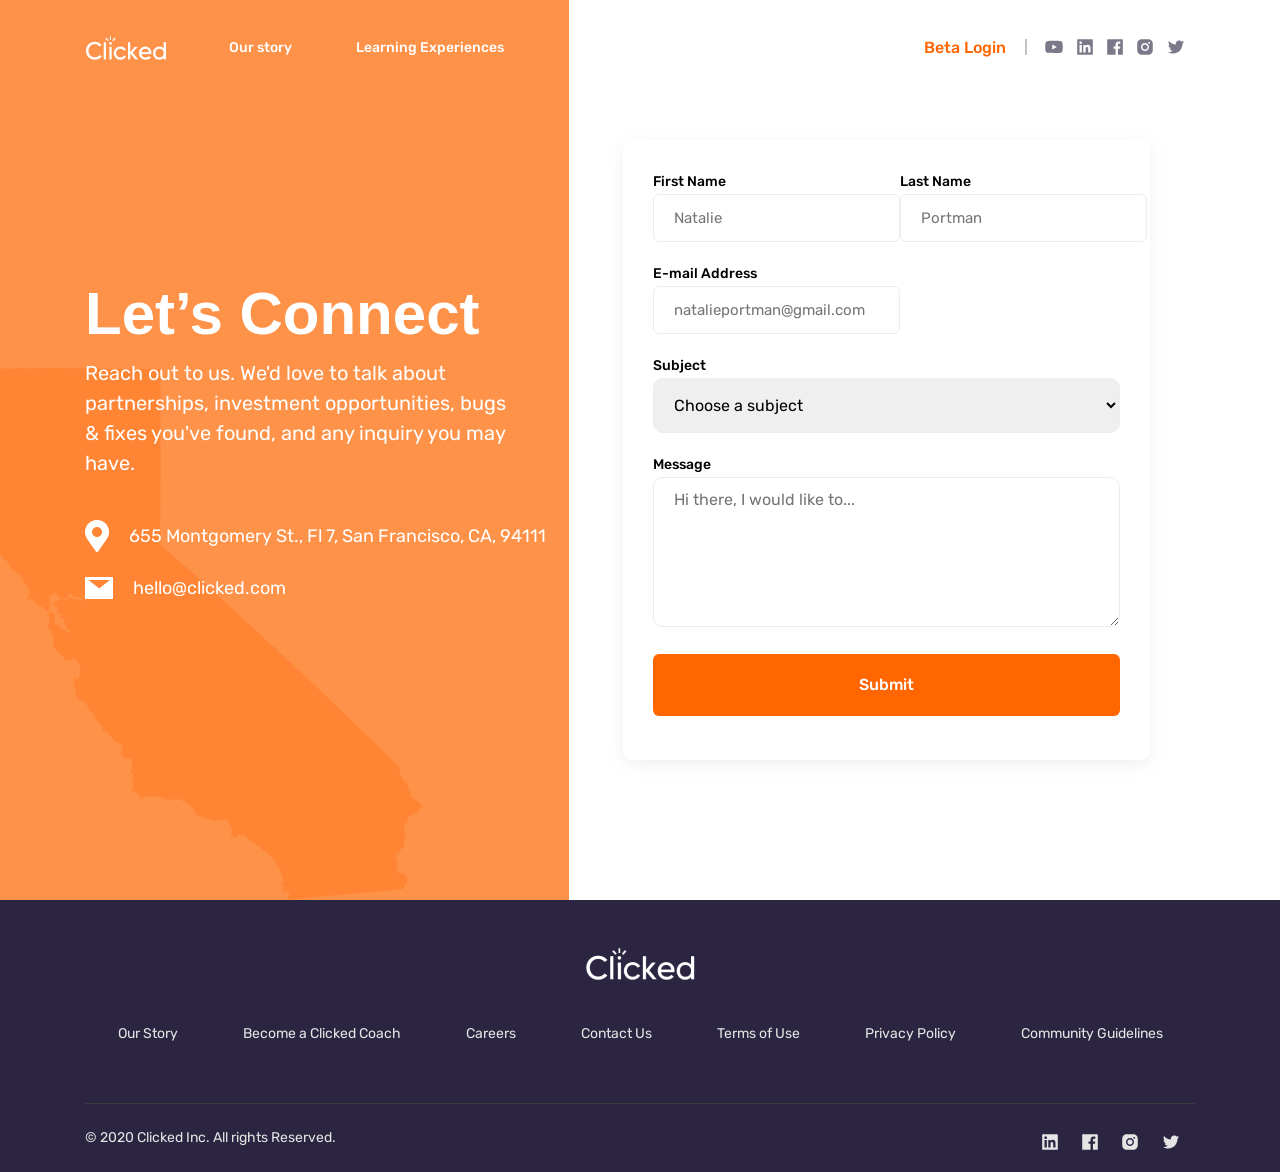
<file: contact-us.html>
<!DOCTYPE html>
<html lang="en">
<head>
  <meta charset="UTF-8">
  <meta name="viewport" content="width=device-width, initial-scale=1.0">
  <title>Contact Us</title>
  <link rel="shortcut icon" href="favicon.png" type="image/png">
  <!-- Begin Fonts -->
  <link rel="preconnect" href="https://fonts.gstatic.com">
  <link href="https://fonts.googleapis.com/css2?family=Rubik:wght@400;500&display=swap" rel="stylesheet">
  <!-- End Fonts -->
  <!-- Begin Style  sheets -->
  <link rel="stylesheet" href="https://cdn.jsdelivr.net/npm/bootstrap@4.5.3/dist/css/bootstrap.min.css" integrity="sha384-TX8t27EcRE3e/ihU7zmQxVncDAy5uIKz4rEkgIXeMed4M0jlfIDPvg6uqKI2xXr2" crossorigin="anonymous">
  <link rel="stylesheet" href="./assets/fonts/fontawesome/css/fontawesome.min.css">
  <link rel="stylesheet" href="./assets/fonts/fontawesome/css/all.min.css">
  <link rel="stylesheet" href="assets/css/animate.css">
  <link rel="stylesheet" href="assets/scss/style.css">
  <!-- End Stylesheets -->
</head>
<body>
  <!-- Begin Header -->
  <header class="header">
    <div class="container">
      <nav class="header-nav">
        <div class="d-flex">
          <a href="/" class="btn-logo white-logo"><img src="assets/images/logo-white.png" alt="Click"></a>
          <a href="/" class="btn-logo block-logo"><img src="assets/images/logo.png" alt="Click"></a>

          <ul class="nav-items">
            <li class="nav-item">
              <a href="#our_benefits" class="nav-link color-white">Our story</a>
            </li>
            <li class="nav-item">
              <a href="https://oscar-update-click.netlify.app/learn-experiences" class="nav-link color-white">Learning Experiences</a>
            </li>
          </ul>
        </div>
        <div class="hamburger">
          <span></span>
          <span></span>
          <span></span>
        </div>
        <div class="actions-btns d-flex">
          <a href="#" class="btn btn-normal">Beta Login</a>
          <div class="social-icons">
            <a href="https://youtube" class="social-icon">
              <svg width="18" height="14" viewBox="0 0 18 14" fill="none" xmlns="http://www.w3.org/2000/svg">
                <path d="M17.3848 2.7832C17.2851 2.41218 17.0898 2.07384 16.8184 1.80202C16.5469 1.53021 16.2088 1.33446 15.8379 1.23438C14.4727 0.867188 9 0.867188 9 0.867188C9 0.867188 3.52734 0.867187 2.16211 1.23242C1.79106 1.33219 1.45278 1.52782 1.18126 1.79969C0.90974 2.07155 0.71453 2.41007 0.615234 2.78125C0.25 4.14844 0.25 7 0.25 7C0.25 7 0.25 9.85156 0.615234 11.2168C0.816406 11.9707 1.41016 12.5645 2.16211 12.7656C3.52734 13.1328 9 13.1328 9 13.1328C9 13.1328 14.4727 13.1328 15.8379 12.7656C16.5918 12.5645 17.1836 11.9707 17.3848 11.2168C17.75 9.85156 17.75 7 17.75 7C17.75 7 17.75 4.14844 17.3848 2.7832ZM7.26172 9.61719V4.38281L11.793 6.98047L7.26172 9.61719Z" fill="#7C788A"/>
              </svg>
            </a>
            <a href="https://linkedin" class="social-icon">
              <svg width="16" height="16" viewBox="0 0 16 16" fill="none" xmlns="http://www.w3.org/2000/svg">
                <path d="M15.1875 0.1875H0.8125C0.466797 0.1875 0.1875 0.466797 0.1875 0.8125V15.1875C0.1875 15.5332 0.466797 15.8125 0.8125 15.8125H15.1875C15.5332 15.8125 15.8125 15.5332 15.8125 15.1875V0.8125C15.8125 0.466797 15.5332 0.1875 15.1875 0.1875ZM4.82227 13.502H2.50391V6.04492H4.82227V13.502ZM3.66406 5.02539C3.39829 5.02539 3.13849 4.94658 2.91751 4.79893C2.69654 4.65127 2.5243 4.44141 2.4226 4.19587C2.32089 3.95033 2.29428 3.68015 2.34613 3.41949C2.39798 3.15883 2.52596 2.91939 2.71389 2.73147C2.90181 2.54354 3.14125 2.41556 3.40191 2.36371C3.66257 2.31186 3.93275 2.33847 4.17829 2.44018C4.42383 2.54188 4.6337 2.71411 4.78135 2.93509C4.929 3.15607 5.00781 3.41587 5.00781 3.68164C5.00586 4.42383 4.4043 5.02539 3.66406 5.02539ZM13.502 13.502H11.1855V9.875C11.1855 9.00977 11.1699 7.89844 9.98047 7.89844C8.77539 7.89844 8.58984 8.83984 8.58984 9.8125V13.502H6.27539V6.04492H8.49805V7.06445H8.5293C8.83789 6.47852 9.59375 5.85938 10.7227 5.85938C13.0703 5.85938 13.502 7.4043 13.502 9.41211V13.502Z" fill="#7C788A"/>
              </svg>
            </a>
            <a href="https://facebook" class="social-icon">
              <svg width="16" height="16" viewBox="0 0 16 16" fill="none" xmlns="http://www.w3.org/2000/svg">
                <path d="M15.1875 0.1875H0.8125C0.466797 0.1875 0.1875 0.466797 0.1875 0.8125V15.1875C0.1875 15.5332 0.466797 15.8125 0.8125 15.8125H15.1875C15.5332 15.8125 15.8125 15.5332 15.8125 15.1875V0.8125C15.8125 0.466797 15.5332 0.1875 15.1875 0.1875ZM13.3828 4.74805H12.1348C11.1562 4.74805 10.9668 5.21289 10.9668 5.89648V7.40234H13.3027L12.998 9.75977H10.9668V15.8125H8.53125V9.76172H6.49414V7.40234H8.53125V5.66406C8.53125 3.64648 9.76367 2.54688 11.5645 2.54688C12.4277 2.54688 13.168 2.61133 13.3848 2.64062V4.74805H13.3828Z" fill="#7C788A"/>
              </svg>
            </a>
            <a href="https://instagram" class="social-icon">
              <svg width="16" height="16" viewBox="0 0 16 16" fill="none" xmlns="http://www.w3.org/2000/svg">
                <path d="M8.00009 5.39609C6.5665 5.39609 5.39658 6.56601 5.39658 7.9996C5.39658 9.4332 6.5665 10.6031 8.00009 10.6031C9.43369 10.6031 10.6036 9.4332 10.6036 7.9996C10.6036 6.56601 9.43369 5.39609 8.00009 5.39609ZM15.8087 7.9996C15.8087 6.92148 15.8185 5.85312 15.7579 4.77695C15.6974 3.52695 15.4122 2.41757 14.4981 1.50351C13.5821 0.587495 12.4747 0.304292 11.2247 0.243745C10.1466 0.183198 9.07822 0.192964 8.00205 0.192964C6.92392 0.192964 5.85556 0.183198 4.77939 0.243745C3.52939 0.304292 2.42001 0.589448 1.50595 1.50351C0.589936 2.41953 0.306733 3.52695 0.246186 4.77695C0.18564 5.85507 0.195405 6.92343 0.195405 7.9996C0.195405 9.07578 0.18564 10.1461 0.246186 11.2223C0.306733 12.4723 0.59189 13.5816 1.50595 14.4957C2.42197 15.4117 3.52939 15.6949 4.77939 15.7555C5.85752 15.816 6.92587 15.8062 8.00205 15.8062C9.08017 15.8062 10.1485 15.816 11.2247 15.7555C12.4747 15.6949 13.5841 15.4098 14.4981 14.4957C15.4142 13.5797 15.6974 12.4723 15.7579 11.2223C15.8204 10.1461 15.8087 9.07773 15.8087 7.9996ZM8.00009 12.0055C5.7833 12.0055 3.99423 10.2164 3.99423 7.9996C3.99423 5.78281 5.7833 3.99374 8.00009 3.99374C10.2169 3.99374 12.006 5.78281 12.006 7.9996C12.006 10.2164 10.2169 12.0055 8.00009 12.0055ZM12.17 4.76523C11.6524 4.76523 11.2345 4.34726 11.2345 3.82968C11.2345 3.3121 11.6524 2.89414 12.17 2.89414C12.6876 2.89414 13.1056 3.3121 13.1056 3.82968C13.1057 3.95258 13.0816 4.07431 13.0347 4.18788C12.9877 4.30146 12.9188 4.40465 12.8319 4.49156C12.745 4.57846 12.6418 4.64737 12.5282 4.69433C12.4146 4.74129 12.2929 4.76538 12.17 4.76523Z" fill="#7C788A"/>
              </svg>
            </a>
            <a href="https://twitter" class="social-icon">
              <svg width="18" height="14" viewBox="0 0 18 14" fill="none" xmlns="http://www.w3.org/2000/svg">
                <path d="M17.125 1.9668C16.5273 2.22462 15.877 2.41016 15.207 2.48243C15.9026 2.06922 16.4234 1.41641 16.6719 0.646492C16.0192 1.03475 15.3042 1.30701 14.5586 1.45118C14.247 1.11803 13.8701 0.852625 13.4514 0.671507C13.0327 0.490389 12.5812 0.397438 12.125 0.398446C10.2793 0.398446 8.79492 1.89454 8.79492 3.73048C8.79492 3.98829 8.82617 4.2461 8.87695 4.49415C6.11328 4.34962 3.64844 3.0293 2.00977 1.00782C1.71118 1.51781 1.55471 2.0985 1.55664 2.68946C1.55664 3.84571 2.14453 4.86524 3.04102 5.46485C2.5127 5.44405 1.99676 5.29883 1.53516 5.04102V5.08204C1.53516 6.70118 2.67969 8.04298 4.20508 8.35157C3.91867 8.42597 3.62404 8.46403 3.32812 8.46485C3.11133 8.46485 2.90625 8.44337 2.69922 8.41407C3.12109 9.73438 4.34961 10.6934 5.8125 10.7246C4.66797 11.6211 3.23438 12.1484 1.67773 12.1484C1.39844 12.1484 1.14062 12.1387 0.873047 12.1074C2.34961 13.0547 4.10156 13.6016 5.98828 13.6016C12.1133 13.6016 15.4648 8.52735 15.4648 4.12306C15.4648 3.97852 15.4648 3.83399 15.4551 3.68946C16.1035 3.21485 16.6719 2.62696 17.125 1.9668Z" fill="#7C788A"/>
              </svg>
            </a>
          </div>
        </div>
      </nav>
    </div>
  </header>
  <!-- End Header -->
  <!-- Begin Contact-us Content -->
  <main class="contact">
    <div class="bk-container d-flex">
      <div class="left">
        <img src="assets/images/California.png" alt="" class="left-bk">
      </div>
      <div class="right">
      </div>
    </div>
    <div class="container content d-flex">
      <div class="content-left">
        <div class="contact-desc">
          <h1>Let’s Connect</h1>
          <p class="desc">Reach out to us. We'd love to talk about partnerships, investment opportunities, bugs & fixes you've found, and any inquiry you may have.</p>
          <p class="address">655 Montgomery St., Fl 7, San Francisco, CA, 94111</p>
          <p class="email">hello@clicked.com</p>
        </div>
      </div>
      <div class="content-right">
        <form action="#">
          <div class="name d-flex">
            <div class="name-first">
              <p>First Name</p>
              <input type="text" class="first-name" placeholder="Natalie">
            </div>
            <div class="name-last">
              <p>Last Name</p>
              <input type="text" class="last-name" placeholder="Portman">
            </div>
          </div>
          <div class="mail">
            <p>E-mail Address</p>
            <input type="email" placeholder="natalieportman@gmail.com">
          </div>
          <div class="subject">
            <p>Subject</p>
            <select name="subject">
              <option disabled selected value="">Choose a subject</option>
              <option value="1">General Inquiries</option>
              <option value="2">Partnership Opportunities</option>
              <option value="3">Investor Relations</option>
              <option value="4">Technical Support</option>
             </select>
          </div>
          <div class="msg">
            <p>Message</p>
            <textarea name="message" cols="30" rows="10" placeholder="Hi there, I would like to..."></textarea>
          </div>
          <button class="btn btn-orange">Submit</button>
        </form>
      </div>
    </div>
  </main>
  <!-- End Contact-us Content -->
  <!-- Begin Footer -->
  <footer class="footer2">
    <div class="container">
      <div class="top">
        <img src="assets/images/click-mark.png" alt="" class="footer2-logo" />
        <div class="d-flex">
          <a href="#" class="footer-link">Our Story</a>
          <a href="https://oscar-update-click.netlify.app/clicked-coach" class="footer-link">Become a Clicked Coach</a>
          <a href="#" class="footer-link">Careers</a>
          <a href="https://oscar-update-click.netlify.app/contact-us" class="footer-link">Contact Us</a>
          <a href="https://oscar-update-click.netlify.app/terms" class="footer-link">Terms of Use</a>
          <a href="#" class="footer-link">Privacy Policy</a>
          <a href="#" class="footer-link">Community Guidelines</a>
        </div>
      </div>
      <div class="bottom d-flex">
        <p class="footer-link">&copy; 2020 Clicked Inc. All rights Reserved.</p>
        <div class="social-icons">
          <a href="https://linkedin" class="social-icon">
            <svg width="16" height="16" viewBox="0 0 16 16" fill="none" xmlns="http://www.w3.org/2000/svg">
              <path d="M15.1875 0.1875H0.8125C0.466797 0.1875 0.1875 0.466797 0.1875 0.8125V15.1875C0.1875 15.5332 0.466797 15.8125 0.8125 15.8125H15.1875C15.5332 15.8125 15.8125 15.5332 15.8125 15.1875V0.8125C15.8125 0.466797 15.5332 0.1875 15.1875 0.1875ZM4.82227 13.502H2.50391V6.04492H4.82227V13.502ZM3.66406 5.02539C3.39829 5.02539 3.13849 4.94658 2.91751 4.79893C2.69654 4.65127 2.5243 4.44141 2.4226 4.19587C2.32089 3.95033 2.29428 3.68015 2.34613 3.41949C2.39798 3.15883 2.52596 2.91939 2.71389 2.73147C2.90181 2.54354 3.14125 2.41556 3.40191 2.36371C3.66257 2.31186 3.93275 2.33847 4.17829 2.44018C4.42383 2.54188 4.6337 2.71411 4.78135 2.93509C4.929 3.15607 5.00781 3.41587 5.00781 3.68164C5.00586 4.42383 4.4043 5.02539 3.66406 5.02539ZM13.502 13.502H11.1855V9.875C11.1855 9.00977 11.1699 7.89844 9.98047 7.89844C8.77539 7.89844 8.58984 8.83984 8.58984 9.8125V13.502H6.27539V6.04492H8.49805V7.06445H8.5293C8.83789 6.47852 9.59375 5.85938 10.7227 5.85938C13.0703 5.85938 13.502 7.4043 13.502 9.41211V13.502Z" fill="#7C788A"/>
            </svg>
          </a>
          <a href="https://facebook" class="social-icon">
            <svg width="16" height="16" viewBox="0 0 16 16" fill="none" xmlns="http://www.w3.org/2000/svg">
              <path d="M15.1875 0.1875H0.8125C0.466797 0.1875 0.1875 0.466797 0.1875 0.8125V15.1875C0.1875 15.5332 0.466797 15.8125 0.8125 15.8125H15.1875C15.5332 15.8125 15.8125 15.5332 15.8125 15.1875V0.8125C15.8125 0.466797 15.5332 0.1875 15.1875 0.1875ZM13.3828 4.74805H12.1348C11.1562 4.74805 10.9668 5.21289 10.9668 5.89648V7.40234H13.3027L12.998 9.75977H10.9668V15.8125H8.53125V9.76172H6.49414V7.40234H8.53125V5.66406C8.53125 3.64648 9.76367 2.54688 11.5645 2.54688C12.4277 2.54688 13.168 2.61133 13.3848 2.64062V4.74805H13.3828Z" fill="#7C788A"/>
            </svg>
          </a>
          <a href="https://instagram" class="social-icon">
            <svg width="16" height="16" viewBox="0 0 16 16" fill="none" xmlns="http://www.w3.org/2000/svg">
              <path d="M8.00009 5.39609C6.5665 5.39609 5.39658 6.56601 5.39658 7.9996C5.39658 9.4332 6.5665 10.6031 8.00009 10.6031C9.43369 10.6031 10.6036 9.4332 10.6036 7.9996C10.6036 6.56601 9.43369 5.39609 8.00009 5.39609ZM15.8087 7.9996C15.8087 6.92148 15.8185 5.85312 15.7579 4.77695C15.6974 3.52695 15.4122 2.41757 14.4981 1.50351C13.5821 0.587495 12.4747 0.304292 11.2247 0.243745C10.1466 0.183198 9.07822 0.192964 8.00205 0.192964C6.92392 0.192964 5.85556 0.183198 4.77939 0.243745C3.52939 0.304292 2.42001 0.589448 1.50595 1.50351C0.589936 2.41953 0.306733 3.52695 0.246186 4.77695C0.18564 5.85507 0.195405 6.92343 0.195405 7.9996C0.195405 9.07578 0.18564 10.1461 0.246186 11.2223C0.306733 12.4723 0.59189 13.5816 1.50595 14.4957C2.42197 15.4117 3.52939 15.6949 4.77939 15.7555C5.85752 15.816 6.92587 15.8062 8.00205 15.8062C9.08017 15.8062 10.1485 15.816 11.2247 15.7555C12.4747 15.6949 13.5841 15.4098 14.4981 14.4957C15.4142 13.5797 15.6974 12.4723 15.7579 11.2223C15.8204 10.1461 15.8087 9.07773 15.8087 7.9996ZM8.00009 12.0055C5.7833 12.0055 3.99423 10.2164 3.99423 7.9996C3.99423 5.78281 5.7833 3.99374 8.00009 3.99374C10.2169 3.99374 12.006 5.78281 12.006 7.9996C12.006 10.2164 10.2169 12.0055 8.00009 12.0055ZM12.17 4.76523C11.6524 4.76523 11.2345 4.34726 11.2345 3.82968C11.2345 3.3121 11.6524 2.89414 12.17 2.89414C12.6876 2.89414 13.1056 3.3121 13.1056 3.82968C13.1057 3.95258 13.0816 4.07431 13.0347 4.18788C12.9877 4.30146 12.9188 4.40465 12.8319 4.49156C12.745 4.57846 12.6418 4.64737 12.5282 4.69433C12.4146 4.74129 12.2929 4.76538 12.17 4.76523Z" fill="#7C788A"/>
            </svg>
          </a>
          <a href="https://twitter" class="social-icon">
            <svg width="18" height="14" viewBox="0 0 18 14" fill="none" xmlns="http://www.w3.org/2000/svg">
              <path d="M17.125 1.9668C16.5273 2.22462 15.877 2.41016 15.207 2.48243C15.9026 2.06922 16.4234 1.41641 16.6719 0.646492C16.0192 1.03475 15.3042 1.30701 14.5586 1.45118C14.247 1.11803 13.8701 0.852625 13.4514 0.671507C13.0327 0.490389 12.5812 0.397438 12.125 0.398446C10.2793 0.398446 8.79492 1.89454 8.79492 3.73048C8.79492 3.98829 8.82617 4.2461 8.87695 4.49415C6.11328 4.34962 3.64844 3.0293 2.00977 1.00782C1.71118 1.51781 1.55471 2.0985 1.55664 2.68946C1.55664 3.84571 2.14453 4.86524 3.04102 5.46485C2.5127 5.44405 1.99676 5.29883 1.53516 5.04102V5.08204C1.53516 6.70118 2.67969 8.04298 4.20508 8.35157C3.91867 8.42597 3.62404 8.46403 3.32812 8.46485C3.11133 8.46485 2.90625 8.44337 2.69922 8.41407C3.12109 9.73438 4.34961 10.6934 5.8125 10.7246C4.66797 11.6211 3.23438 12.1484 1.67773 12.1484C1.39844 12.1484 1.14062 12.1387 0.873047 12.1074C2.34961 13.0547 4.10156 13.6016 5.98828 13.6016C12.1133 13.6016 15.4648 8.52735 15.4648 4.12306C15.4648 3.97852 15.4648 3.83399 15.4551 3.68946C16.1035 3.21485 16.6719 2.62696 17.125 1.9668Z" fill="#7C788A"/>
            </svg>
          </a>
        </div>
      </div>
    </div>
  </footer>
  <!-- End Footer -->
  <!-- Begin Scripts -->
  <script src="https://code.jquery.com/jquery-3.5.1.min.js" integrity="sha256-9/aliU8dGd2tb6OSsuzixeV4y/faTqgFtohetphbbj0=" crossorigin="anonymous"></script>
  <script src="https://cdn.jsdelivr.net/npm/popper.js@1.16.1/dist/umd/popper.min.js" integrity="sha384-9/reFTGAW83EW2RDu2S0VKaIzap3H66lZH81PoYlFhbGU+6BZp6G7niu735Sk7lN" crossorigin="anonymous"></script>
  <script src="https://cdn.jsdelivr.net/npm/bootstrap@4.5.3/dist/js/bootstrap.min.js" integrity="sha384-w1Q4orYjBQndcko6MimVbzY0tgp4pWB4lZ7lr30WKz0vr/aWKhXdBNmNb5D92v7s" crossorigin="anonymous"></script>
  <script src="https://cdnjs.cloudflare.com/ajax/libs/wow/1.1.2/wow.min.js"
    integrity="sha512-Eak/29OTpb36LLo2r47IpVzPBLXnAMPAVypbSZiZ4Qkf8p/7S/XRG5xp7OKWPPYfJT6metI+IORkR5G8F900+g=="
    crossorigin="anonymous"></script>
  <script src="assets/js/script.js"></script>
  <script>
    $(".block-logo").css("display", "none");
    $(document).scroll(function() {
      if($(window).scrollTop() > 100){
        $(".color-white").removeClass("color-white");
        $(".white-logo").css("display", "none");
        $(".block-logo").css("display", "block");
      }else if($(window).scrollTop() < 100){
        $(".nav-link").addClass("color-white");
        $(".white-logo").css("display", "block");
        $(".block-logo").css("display", "none");
      }
    });
  </script>
  <!-- End Scripts -->
</body>
</html>
</file>
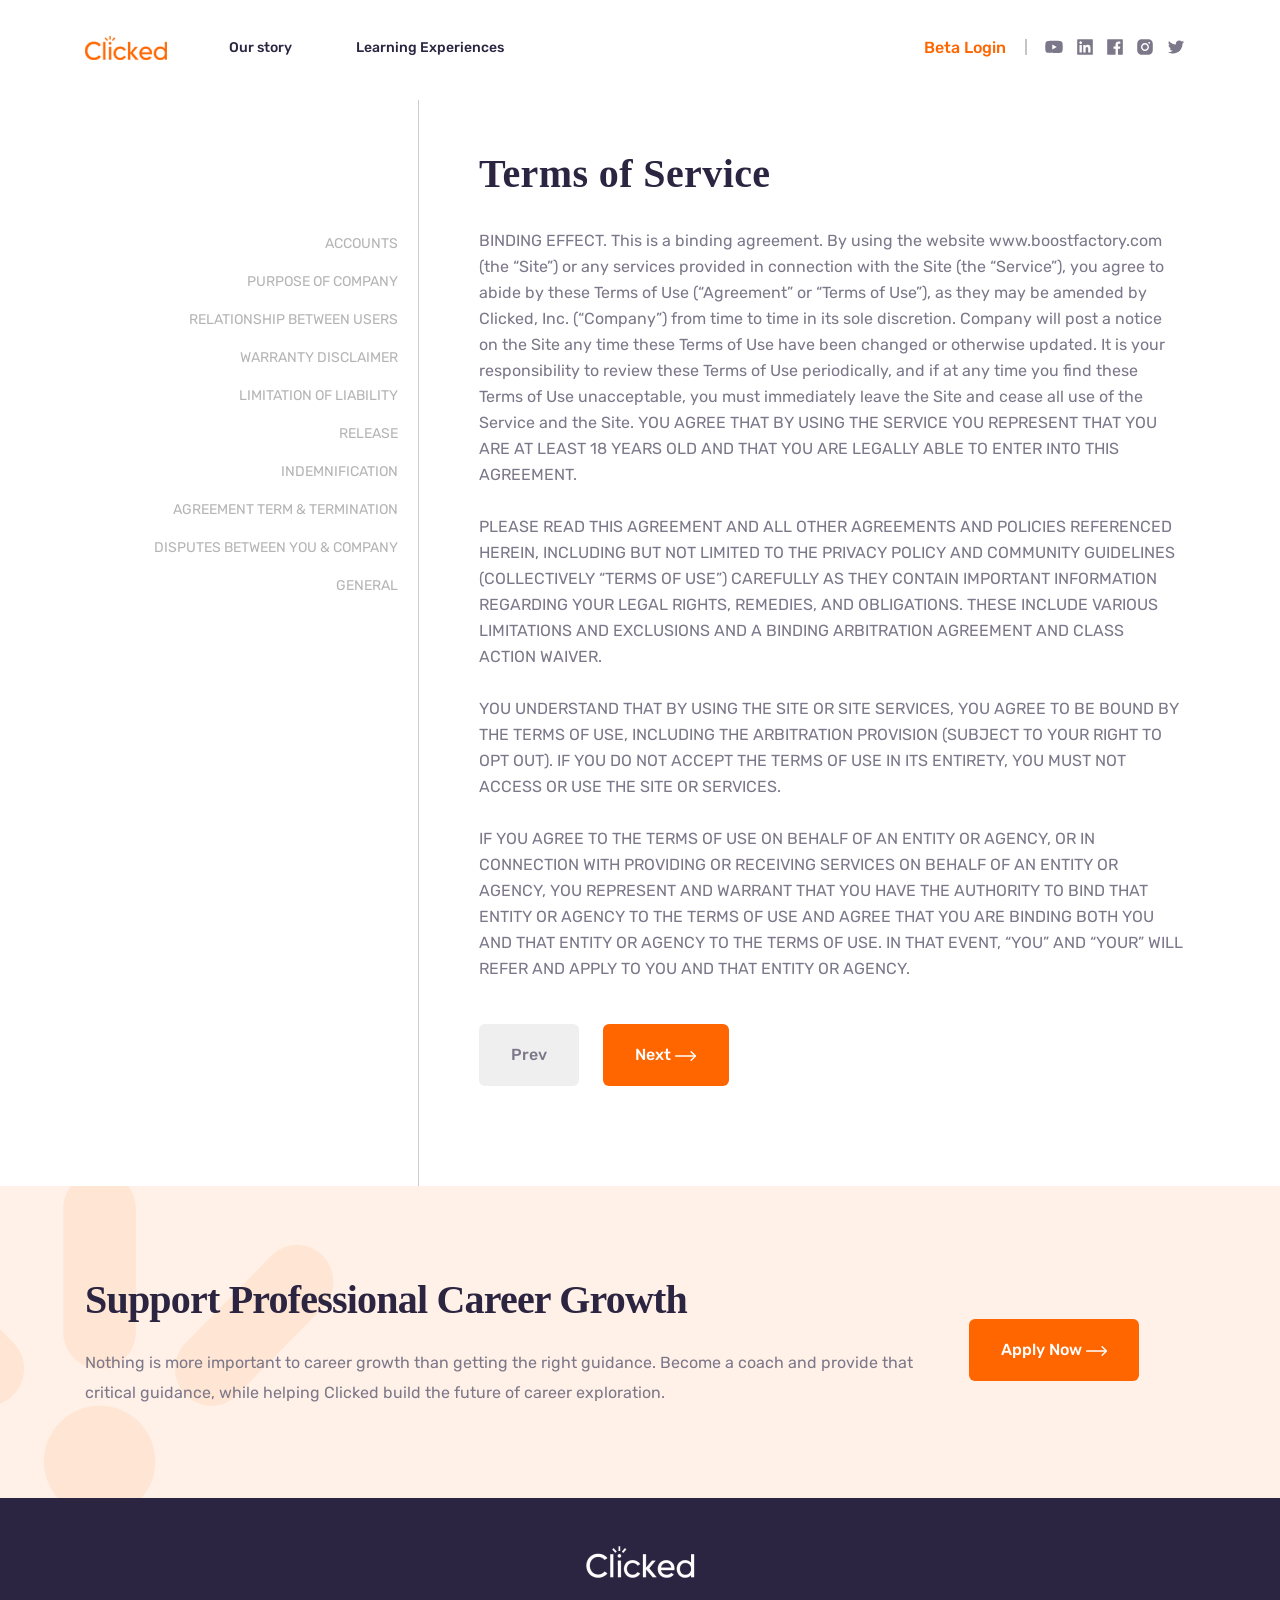
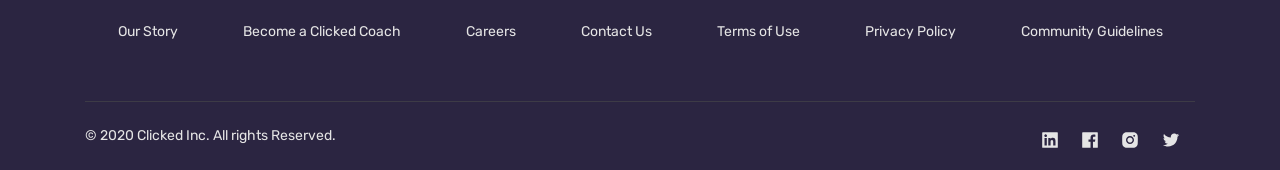
<file: terms.html>
<!DOCTYPE html>
<html lang="en">
<head>
  <meta charset="UTF-8">
  <meta name="viewport" content="width=device-width, initial-scale=1.0">
  <title>Terms of Service</title>
  <link rel="shortcut icon" href="favicon.png" type="image/png">
  <!-- Begin Fonts -->
  <link rel="preconnect" href="https://fonts.gstatic.com">
  <link href="https://fonts.googleapis.com/css2?family=Rubik:wght@400;500&display=swap" rel="stylesheet">
  <!-- End Fonts -->
  <!-- Begin Style  sheets -->
  <link rel="stylesheet" href="https://cdn.jsdelivr.net/npm/bootstrap@4.5.3/dist/css/bootstrap.min.css" integrity="sha384-TX8t27EcRE3e/ihU7zmQxVncDAy5uIKz4rEkgIXeMed4M0jlfIDPvg6uqKI2xXr2" crossorigin="anonymous">
  <link rel="stylesheet" href="./assets/fonts/fontawesome/css/fontawesome.min.css">
  <link rel="stylesheet" href="./assets/fonts/fontawesome/css/all.min.css">
  <link rel="stylesheet" href="assets/css/animate.css">
  <link rel="stylesheet" href="assets/scss/style.css">
  <!-- End Stylesheets -->
</head>
<body>
  <!-- Begin Header -->
  <header class="header">
    <div class="container">
      <nav class="header-nav">
        <div class="d-flex">
          <a href="/" class="btn-logo"><img src="assets/images/logo.png" alt="Click"></a>

          <ul class="nav-items">
            <li class="nav-item">
              <a href="#our_benefits" class="nav-link">Our story</a>
            </li>
            <li class="nav-item">
              <a href="https://oscar-update-click.netlify.app/learn-experiences" class="nav-link">Learning Experiences</a>
            </li>
          </ul>
        </div>
        <div class="hamburger">
          <span></span>
          <span></span>
          <span></span>
        </div>
        <div class="actions-btns d-flex">
          <a href="#" class="btn btn-normal">Beta Login</a>
          <div class="social-icons">
            <a href="https://youtube" class="social-icon">
              <svg width="18" height="14" viewBox="0 0 18 14" fill="none" xmlns="http://www.w3.org/2000/svg">
                <path d="M17.3848 2.7832C17.2851 2.41218 17.0898 2.07384 16.8184 1.80202C16.5469 1.53021 16.2088 1.33446 15.8379 1.23438C14.4727 0.867188 9 0.867188 9 0.867188C9 0.867188 3.52734 0.867187 2.16211 1.23242C1.79106 1.33219 1.45278 1.52782 1.18126 1.79969C0.90974 2.07155 0.71453 2.41007 0.615234 2.78125C0.25 4.14844 0.25 7 0.25 7C0.25 7 0.25 9.85156 0.615234 11.2168C0.816406 11.9707 1.41016 12.5645 2.16211 12.7656C3.52734 13.1328 9 13.1328 9 13.1328C9 13.1328 14.4727 13.1328 15.8379 12.7656C16.5918 12.5645 17.1836 11.9707 17.3848 11.2168C17.75 9.85156 17.75 7 17.75 7C17.75 7 17.75 4.14844 17.3848 2.7832ZM7.26172 9.61719V4.38281L11.793 6.98047L7.26172 9.61719Z" fill="#7C788A"/>
              </svg>
            </a>
            <a href="https://linkedin" class="social-icon">
              <svg width="16" height="16" viewBox="0 0 16 16" fill="none" xmlns="http://www.w3.org/2000/svg">
                <path d="M15.1875 0.1875H0.8125C0.466797 0.1875 0.1875 0.466797 0.1875 0.8125V15.1875C0.1875 15.5332 0.466797 15.8125 0.8125 15.8125H15.1875C15.5332 15.8125 15.8125 15.5332 15.8125 15.1875V0.8125C15.8125 0.466797 15.5332 0.1875 15.1875 0.1875ZM4.82227 13.502H2.50391V6.04492H4.82227V13.502ZM3.66406 5.02539C3.39829 5.02539 3.13849 4.94658 2.91751 4.79893C2.69654 4.65127 2.5243 4.44141 2.4226 4.19587C2.32089 3.95033 2.29428 3.68015 2.34613 3.41949C2.39798 3.15883 2.52596 2.91939 2.71389 2.73147C2.90181 2.54354 3.14125 2.41556 3.40191 2.36371C3.66257 2.31186 3.93275 2.33847 4.17829 2.44018C4.42383 2.54188 4.6337 2.71411 4.78135 2.93509C4.929 3.15607 5.00781 3.41587 5.00781 3.68164C5.00586 4.42383 4.4043 5.02539 3.66406 5.02539ZM13.502 13.502H11.1855V9.875C11.1855 9.00977 11.1699 7.89844 9.98047 7.89844C8.77539 7.89844 8.58984 8.83984 8.58984 9.8125V13.502H6.27539V6.04492H8.49805V7.06445H8.5293C8.83789 6.47852 9.59375 5.85938 10.7227 5.85938C13.0703 5.85938 13.502 7.4043 13.502 9.41211V13.502Z" fill="#7C788A"/>
              </svg>
            </a>
            <a href="https://facebook" class="social-icon">
              <svg width="16" height="16" viewBox="0 0 16 16" fill="none" xmlns="http://www.w3.org/2000/svg">
                <path d="M15.1875 0.1875H0.8125C0.466797 0.1875 0.1875 0.466797 0.1875 0.8125V15.1875C0.1875 15.5332 0.466797 15.8125 0.8125 15.8125H15.1875C15.5332 15.8125 15.8125 15.5332 15.8125 15.1875V0.8125C15.8125 0.466797 15.5332 0.1875 15.1875 0.1875ZM13.3828 4.74805H12.1348C11.1562 4.74805 10.9668 5.21289 10.9668 5.89648V7.40234H13.3027L12.998 9.75977H10.9668V15.8125H8.53125V9.76172H6.49414V7.40234H8.53125V5.66406C8.53125 3.64648 9.76367 2.54688 11.5645 2.54688C12.4277 2.54688 13.168 2.61133 13.3848 2.64062V4.74805H13.3828Z" fill="#7C788A"/>
              </svg>
            </a>
            <a href="https://instagram" class="social-icon">
              <svg width="16" height="16" viewBox="0 0 16 16" fill="none" xmlns="http://www.w3.org/2000/svg">
                <path d="M8.00009 5.39609C6.5665 5.39609 5.39658 6.56601 5.39658 7.9996C5.39658 9.4332 6.5665 10.6031 8.00009 10.6031C9.43369 10.6031 10.6036 9.4332 10.6036 7.9996C10.6036 6.56601 9.43369 5.39609 8.00009 5.39609ZM15.8087 7.9996C15.8087 6.92148 15.8185 5.85312 15.7579 4.77695C15.6974 3.52695 15.4122 2.41757 14.4981 1.50351C13.5821 0.587495 12.4747 0.304292 11.2247 0.243745C10.1466 0.183198 9.07822 0.192964 8.00205 0.192964C6.92392 0.192964 5.85556 0.183198 4.77939 0.243745C3.52939 0.304292 2.42001 0.589448 1.50595 1.50351C0.589936 2.41953 0.306733 3.52695 0.246186 4.77695C0.18564 5.85507 0.195405 6.92343 0.195405 7.9996C0.195405 9.07578 0.18564 10.1461 0.246186 11.2223C0.306733 12.4723 0.59189 13.5816 1.50595 14.4957C2.42197 15.4117 3.52939 15.6949 4.77939 15.7555C5.85752 15.816 6.92587 15.8062 8.00205 15.8062C9.08017 15.8062 10.1485 15.816 11.2247 15.7555C12.4747 15.6949 13.5841 15.4098 14.4981 14.4957C15.4142 13.5797 15.6974 12.4723 15.7579 11.2223C15.8204 10.1461 15.8087 9.07773 15.8087 7.9996ZM8.00009 12.0055C5.7833 12.0055 3.99423 10.2164 3.99423 7.9996C3.99423 5.78281 5.7833 3.99374 8.00009 3.99374C10.2169 3.99374 12.006 5.78281 12.006 7.9996C12.006 10.2164 10.2169 12.0055 8.00009 12.0055ZM12.17 4.76523C11.6524 4.76523 11.2345 4.34726 11.2345 3.82968C11.2345 3.3121 11.6524 2.89414 12.17 2.89414C12.6876 2.89414 13.1056 3.3121 13.1056 3.82968C13.1057 3.95258 13.0816 4.07431 13.0347 4.18788C12.9877 4.30146 12.9188 4.40465 12.8319 4.49156C12.745 4.57846 12.6418 4.64737 12.5282 4.69433C12.4146 4.74129 12.2929 4.76538 12.17 4.76523Z" fill="#7C788A"/>
              </svg>
            </a>
            <a href="https://twitter" class="social-icon">
              <svg width="18" height="14" viewBox="0 0 18 14" fill="none" xmlns="http://www.w3.org/2000/svg">
                <path d="M17.125 1.9668C16.5273 2.22462 15.877 2.41016 15.207 2.48243C15.9026 2.06922 16.4234 1.41641 16.6719 0.646492C16.0192 1.03475 15.3042 1.30701 14.5586 1.45118C14.247 1.11803 13.8701 0.852625 13.4514 0.671507C13.0327 0.490389 12.5812 0.397438 12.125 0.398446C10.2793 0.398446 8.79492 1.89454 8.79492 3.73048C8.79492 3.98829 8.82617 4.2461 8.87695 4.49415C6.11328 4.34962 3.64844 3.0293 2.00977 1.00782C1.71118 1.51781 1.55471 2.0985 1.55664 2.68946C1.55664 3.84571 2.14453 4.86524 3.04102 5.46485C2.5127 5.44405 1.99676 5.29883 1.53516 5.04102V5.08204C1.53516 6.70118 2.67969 8.04298 4.20508 8.35157C3.91867 8.42597 3.62404 8.46403 3.32812 8.46485C3.11133 8.46485 2.90625 8.44337 2.69922 8.41407C3.12109 9.73438 4.34961 10.6934 5.8125 10.7246C4.66797 11.6211 3.23438 12.1484 1.67773 12.1484C1.39844 12.1484 1.14062 12.1387 0.873047 12.1074C2.34961 13.0547 4.10156 13.6016 5.98828 13.6016C12.1133 13.6016 15.4648 8.52735 15.4648 4.12306C15.4648 3.97852 15.4648 3.83399 15.4551 3.68946C16.1035 3.21485 16.6719 2.62696 17.125 1.9668Z" fill="#7C788A"/>
              </svg>
            </a>
          </div>
        </div>
      </nav>
    </div>
  </header>
  <!-- End Header -->
  <!-- Begin Home Content -->
  <main class="main terms">
    <div class="container d-flex">
      <div class="tab">
        <p id="tab1" class="tablinks" onclick="openContent(event, 'accounts')">ACCOUNTS</p>
        <p id="tab2" class="tablinks" onclick="openContent(event, 'purpose')">PURPOSE OF COMPANY</p>
        <p id="tab3" class="tablinks" onclick="openContent(event, 'relationship')">RELATIONSHIP BETWEEN USERS</p>
        <p id="tab4" class="tablinks" onclick="openContent(event, 'Disclaimer')">WARRANTY DISCLAIMER</p>
        <p id="tab5" class="tablinks" onclick="openContent(event, 'LIABILITY')">LIMITATION OF LIABILITY</p>
        <p id="tab6" class="tablinks" onclick="openContent(event, 'RELEASE')">RELEASE</p>
        <p id="tab7" class="tablinks" onclick="openContent(event, 'INDEMNIFICATION')">INDEMNIFICATION</p>
        <p id="tab8" class="tablinks" onclick="openContent(event, 'TERMINATION')">AGREEMENT TERM & TERMINATION</p>
        <p id="tab9" class="tablinks" onclick="openContent(event, 'COMPANY')">DISPUTES BETWEEN YOU & COMPANY</p>
        <p id="tab10" class="tablinks" onclick="openContent(event, 'GENERAL')">GENERAL</p>
      </div>
      <div class="right-panel">
        <h1>Terms of Service</h3>
        <div id="init" class="tabcontent">
          <p>BINDING EFFECT. This is a binding agreement. By using the website www.boostfactory.com (the “Site”) or any services provided in connection with the Site (the “Service”), you agree to abide by these Terms of Use (“Agreement” or “Terms of Use”), as they may be amended by Clicked, Inc. (“Company”) from time to time in its sole discretion. Company will post a notice on the Site any time these Terms of Use have been changed or otherwise updated. It is your responsibility to review these Terms of Use periodically, and if at any time you find these Terms of Use unacceptable, you must immediately leave the Site and cease all use of the Service and the Site. YOU AGREE THAT BY USING THE SERVICE YOU REPRESENT THAT YOU ARE AT LEAST 18 YEARS OLD AND THAT YOU ARE LEGALLY ABLE TO ENTER INTO THIS AGREEMENT.

            PLEASE READ THIS AGREEMENT AND ALL OTHER AGREEMENTS AND POLICIES REFERENCED HEREIN, INCLUDING BUT NOT LIMITED TO THE PRIVACY POLICY AND COMMUNITY GUIDELINES (COLLECTIVELY “TERMS OF USE”) CAREFULLY AS THEY CONTAIN IMPORTANT INFORMATION REGARDING YOUR LEGAL RIGHTS, REMEDIES, AND OBLIGATIONS. THESE INCLUDE VARIOUS LIMITATIONS AND EXCLUSIONS AND A BINDING ARBITRATION AGREEMENT AND CLASS ACTION WAIVER.

            YOU UNDERSTAND THAT BY USING THE SITE OR SITE SERVICES, YOU AGREE TO BE BOUND BY THE TERMS OF USE, INCLUDING THE ARBITRATION PROVISION (SUBJECT TO YOUR RIGHT TO OPT OUT). IF YOU DO NOT ACCEPT THE TERMS OF USE IN ITS ENTIRETY, YOU MUST NOT ACCESS OR USE THE SITE OR SERVICES.

            IF YOU AGREE TO THE TERMS OF USE ON BEHALF OF AN ENTITY OR AGENCY, OR IN CONNECTION WITH PROVIDING OR RECEIVING SERVICES ON BEHALF OF AN ENTITY OR AGENCY, YOU REPRESENT AND WARRANT THAT YOU HAVE THE AUTHORITY TO BIND THAT ENTITY OR AGENCY TO THE TERMS OF USE AND AGREE THAT YOU ARE BINDING BOTH YOU AND THAT ENTITY OR AGENCY TO THE TERMS OF USE. IN THAT EVENT, “YOU” AND “YOUR” WILL REFER AND APPLY TO YOU AND THAT ENTITY OR AGENCY.

          </p>
        </div>

        <div id="accounts" class="tabcontent">
          <h3>Accounts</h3>
          <h4>A. Registration and Acceptance</h4>
          <p>By registering for an account to use the Site or Site Services (an “Account”), by using the Site or Site Services, or by clicking to accept the Terms of Use when prompted on the Site, you agree to abide by this Agreement and the other Terms of Use.
            To access and use certain portions of the Site and the Site Services, you must register for an Account. Subject to the Site Terms of Use, certain portions of the Site are available to Site Visitors, including those portions before your Account registration is accepted. Company reserves the right to decline a registration to join the Service or to add an Account of any type for any lawful reason, including supply and demand, cost to maintain data, or other business considerations.
            If you create an Account as an employee or agent on behalf of a company, you represent and warrant that you are authorized to enter into binding contracts, including the Terms of Use, on behalf of yourself and the company. Your privacy is important to Company and your information will be handled in accordance with our PRIVACY POLICY, which is part of the Terms of Use, and applicable law
          </p>
          <h4>B. Account Eligibility</h4>
          <p>Company offers the Site and Site Services for your business purposes only and not for personal, household, or consumer use. To register for an Account or use the Site and Site Services, you must, and hereby represent that you: (a) are an employee or agent of and authorized to act for and bind an independent business (whether it be as a self-employed individual/sole proprietor or as a corporation, limited liability company, or other entity); (b) will use the Site and Site Services for business purposes only; (c) will comply with any licensing, registration, or other requirements with respect to your business, or the business for which you are acting; and (d) are either a legal entity or an individual who is 18 years or older (or have otherwise reached the age of majority in the jurisdiction in which you conduct business) in each case who can form legally binding contracts.</p>
          <h4>C. Account Profile</h4>
          <p>To register for an Account to join the Site, you must complete a User profile (“Profile”), which you consent to be shown to other Users and to be shown to the public. You agree to provide true, accurate, and complete information on your Profile and all registration and other forms you access on the Site or provide to us and to update your information to maintain its truthfulness, accuracy, and completeness. You agree not to provide any false or misleading information about your identity or location, your business, your skills, or the services your business provides and to correct any such information that is or becomes false or misleading</p>
          <h4>D. Account Permissions</h4>
          <p>You agree not to request or allow another person to create an Account on your behalf, for your use, or for your benefit, except that an authorized employee or agent may create an Account on behalf of your business. By granting other Users permissions under your Account, you represent and warrant that: (a) the User is authorized to act on your behalf; and (b) you are fully responsible and liable for the User’s acts and omissions, including for obligations and liabilities relating to the Terms of Use. If any such User violates the Terms of Use, it may affect your ability to use the Site and Site Services. Upon closure of an Account, Company may close any or all related Accounts.</p>
          <h4>E. Identity and Locatin Verification</h4>
          <p>When you register for an Account and from time to time thereafter, your Account will be subject to verification, including, but not limited to, validation against third-party databases or the verification of one or more official government or legal documents that confirm your identity, your location, and your ability to act on behalf of your business on Company. You authorize Company, directly or through third parties, to make any inquiries necessary to validate your identity, your location, and confirm your ownership of your email address or financial accounts, subject to applicable law. When requested, you must timely provide us with complete information about yourself and your business, which includes, but is not limited to, providing official government or legal documents. During verification some Account features may be temporarily limited. When a verification is successfully completed, Account features will be restored.</p>
          <h4>F. Usernames and Passwords</h4>
          <p>When you register for an Account, you will be asked to choose a username and password for the Account. You are entirely responsible for safeguarding and maintaining the confidentiality of your username and password and agree not to share your username or password with any person who is not authorized to use your Account. You authorize Company to assume that any person using the Site with your username and password, either is you or is authorized to act for you. You agree to notify us immediately if you suspect or become aware of any unauthorized use of your Account or any unauthorized access to the password for any Account. You further agree not to use the Account or log in with the username and password of another User of the Site if (a) you are not authorized to use both or (b) the use would violate the Terms of Use.</p>
        </div>

        <div id="purpose" class="tabcontent">
          <h3>Purpose of Company</h3>
          <p>The Site is a platform where Users can share concepts and ideas, and support one another in a variety of ways. By signing up, you agree not to steal anyone’s ideas, or to use any information obtained on the Site in any manner contrary to the Terms of Use. Subject to the Terms of Use, Company provides the Site Services to Users, including hosting and maintaining the Site, facilitating the formation of relationships. However, individual Users create their own relationships with one another, and the Company is not responsible or liable in any manner for disputes between Users.
          </p>
          <h4>A. Relationship with Company</h4>
          <p>Company merely makes the Site and Site Services available to enable Users to find each other and collaborate with each other. Through the Site and Site Services, Users may be notified of other Users or projects; at all times, however, Users are responsible for evaluating and determining the suitability of any project or User on their own. If Users decide to collaborate, the decision to work together and any agreements between Users is directly between the Users and Company is not a party to any third party agreement including between Users.
  You acknowledge, agree, and understand that Company is not a party to the relationship or any dealings between Users. Without limitation, Users are solely responsible for: (a) ensuring the accuracy and legality of any User content; (b) determining the suitability of other Users for a Project (such as any interviews, vetting, background checks, or similar actions); (c) negotiating, agreeing to, and executing any terms of User agreements; (d) performing any services; or (e) paying any services. You further acknowledge, agree, and understand that you are solely responsible for assessing whether to enter into an agreement with another User and for verifying any information about another User. Company does not make any representations about or guarantee the truth or accuracy of any User content on the Site and does not verify any feedback or information provided by Users. You acknowledge, agree, and understand that Company does not, in any way, supervise, direct, control, or evaluate Users or their work and is not responsible for any Project, Project terms or Work Product. Company makes no representations about and does not guarantee, and you agree not to hold Company responsible for, the quality, safety, or legality of Users’ work; the qualifications, background, or identities of Users; the ability of Users to deliver services; User content and statements or posts made by Users; or the ability or willingness of a User to actually perform any work.
  You also acknowledge, agree, and understand that Users are solely responsible for determining, and have the sole right to determine, which Projects to work on, and the time, place, manner, and means of providing working on Projects. You further acknowledge, agree, and understand that: (i) you are not an employee of Company, and you are not eligible for any of the rights or benefits of employment (including unemployment and/or workers compensation insurance); (ii) Company will not have any liability or obligations, including under or related to and Projects and/or User services for any acts or omissions by you or other Users; (iii) Company does not, in any way, supervise, direct, or control any User; does not impose quality standards or a deadline for completion of any Projects; and does not dictate the performance, methods or process User uses to perform work; (iv) User is free to determine when and if to perform work, and Company does not set or have any control over User’s schedules or work location; (v) Company does not, in any way, provide or guarantee Users a salary or any minimum, regular payment; (vi) Company does not provide Users with training or any equipment, labor, tools, or materials; (vii) Company does not provide the premises at which Users will perform work. Users are free to use subcontractors or employees to use the Service, and (viii) Company does not provide shipping services for any physical Work Product. If a User uses subcontractors or employees, User further agrees and acknowledges that this Section applies to Company’s relationship, if any, with User’s subcontractors and employees as well and User is solely responsible for User’s subcontractors and employees.
  Nothing in this Agreement is intended to prohibit or discourage (nor should be construed as prohibiting or discouraging) any User from engaging in any other business activities or providing any services through any other channels they choose, provided, if applicable, Users comply with the Opt Out provisions described in Section 7. Users are free at all times to engage in such other business activities and services and are encouraged to do so
          </p>
          <h4>B. User Content</h4>
        <p>You grant Company a license to use the materials you post to the Site or Service. By posting, downloading, displaying, performing, transmitting, or otherwise distributing information or other content (“User Content”) to the Site or Service, you are granting Company, its affiliates, officers, directors, employees, consultants, agents, and representatives a license to use User Content in connection with the operation of the business of Company, its affiliates, officers, directors, employees, consultants, agents, and representatives, including without limitation, a right to copy, distribute, transmit, publicly display, publicly perform, reproduce, edit, translate, and reformat User Content. You will not be compensated for any User Content. You agree that Company may publish or otherwise disclose your name in connection with your User Content. By posting User Content on the Site or Service, you warrant and represent that you own the rights to the User Content or are otherwise authorized to post, distribute, display, perform, transmit, or otherwise distribute User Content.</p>
        <h4>C. Compliance with Intellectual Property Laws</h4>
        <p>When accessing the Site or using the Service, you agree to obey the law and to respect the intellectual property rights of others. Your use of the Service and the Site is at all times governed by and subject to laws regarding copyright ownership and use of intellectual property. You agree not to upload, download, display, perform, transmit, or otherwise distribute any information or content (collectively, “Content”) in violation of any third party’s copyrights, trademarks, or other intellectual property or proprietary rights. You agree to abide by laws regarding copyright ownership and use of intellectual property, and you shall be solely responsible for any violations of any relevant laws and for any infringements of third party rights caused by any Content you provide or transmit, or that is provided or transmitted using your Username. The burden of proving that any Content does not violate any laws or third party rights rests solely with you. All Users are approved to use the Service only if they agree that they will not infringe on any third party’s Intellectual Property rights, including the rights of other Users. If a User breaches this requirement, you will be subject to termination from the Service, and legal action taken by the infringed third party and by Company, including but not limited to all monetary damages resulting from such infringement and any harm that is caused to the goodwill of Company as a result of such breach.</p>
        <h4>D. Inappropriate Content</h4>
        <p>You shall not make the following types of Content available. You agree not to upload, download, display, perform, transmit, or otherwise distribute any Content that (a) is libelous, defamatory, obscene, pornographic, abusive, or threatening; or (b) advocates or encourages conduct that could constitute a criminal offense, give rise to civil liability, or otherwise violate any applicable local, state, national, or foreign law or regulation. Company reserves the right to terminate your receipt, transmission, or other distribution of any such material using the Service, and, if applicable, to delete any such material from its servers. Company intends to cooperate fully with any law enforcement officials or agencies in the investigation of any violation of these Terms of Use or of any applicable laws</p>
        <h4>E. Taxes and Benefits</h4>
        <p>User acknowledges and agrees that User is solely responsible for all tax liability associated with the Service; and to obtain any liability, health, workers’ compensation, disability, unemployment, or other insurance needed, desired, or required by law, and that User is not covered by or eligible for any insurance from Company</p>
        <h4>F. Marketplace Feedback and User Content</h4>
        <p>You hereby acknowledge and agree that Users publish and request Company to publish on their behalf information on the Site about the User, such as feedback, composite feedback, geographical location, or verification of identity or credentials. However, such information is based solely on unverified data that Users or Clients voluntarily submit to Company and does not constitute and will not be construed as an introduction, endorsement, or recommendation by Company; Company provides such information solely for the convenience of Users.
          You acknowledge and agree that User feedback benefits the marketplace, all Users, and the efficiency of the Site and you specifically request that Company post composite or compiled feedback about Users, including yourself, on User Profiles and elsewhere on the Site.
          Company does not generally investigate any remarks posted by Users or other User Content for accuracy or reliability and does not guarantee that User Content is accurate. You are solely responsible for your User Content, including the accuracy of any User Content, and are solely responsible for any legal action that may be instituted by other Users or third parties as a result of or in connection with your User Content. Company is not legally responsible for any feedback or comments posted or made available on the Site by any Users or third parties, even if that information is defamatory or otherwise legally actionable. In order to protect the integrity of the feedback system and protect Users from abuse, Company reserves the right (but is under no obligation) to remove posted feedback or information that, in Company’s sole judgment, violates the Terms of Use or negatively affects our marketplace, diminishes the integrity of the feedback system or otherwise is inconsistent with the business interests of Company. You acknowledge and agree that you will notify Company of any error or inaccurate statement in your feedback results, including the Composite Information, and that if you do not do so, Company may rely on the accuracy of such information</p>
          <h4>G. Prohibited Uses</h4>
          <p>Company imposes certain restrictions on your permissible use of the Site and the Service. You are prohibited from violating or attempting to violate any security features of the Site or Service, including, without limitation, (a) accessing content or data not intended for you, or logging onto a server or account that you are not authorized to access; (b) attempting to probe, scan, or test the vulnerability of the Service, the Site, or any associated system or network, or to breach security or authentication measures without proper authorization; (c) interfering or attempting to interfere with service to any user, host, or network, including, without limitation, by means of submitting a virus to the Site or Service, overloading, “flooding,” “spamming,” “mail bombing,” or “crashing;” (d) using the Site or Service to send unsolicited e-mail, including, without limitation, promotions, or advertisements for products or services; (e) forging any TCP/IP packet header or any part of the header information in any e-mail or in any posting using the Service; or (f) attempting to modify, reverse-engineer, decompile, disassemble, or otherwise reduce or attempt to reduce to a human-perceivable form any of the source code used by Company in providing the Site or Service. Any violation of system or network security may subject you to civil and/or criminal liability.</p>
        </div>
      
        <div id="relationship" class="tabcontent">
          <h3>Relationship Between Users</h3>
          <p>If Users decide to work together, they may elect to enter into a contractual relationship directly. Users have complete discretion both with regard to whether to enter into a contract with each other and with regard to the terms of such contract. You acknowledge, agree, and understand that Company is not a party to any contract between Users, that the formation of a contract between Users will not, under any circumstance, create an employment or other service relationship between Company and any User or a partnership or joint venture between Company and any User.
            For disputes arising between Users, you may pursue your dispute independently, but you acknowledge and agree that Company will not and is not obligated to provide any dispute assistance.
          </p>
        </div>

        <div id="Disclaimer" class="tabcontent">
          <h3>Warranty Disclaimer</h3>
          <p>YOU AGREE NOT TO RELY ON THE SITE, THE SITE SERVICES, ANY INFORMATION ON THE SITE OR THE CONTINUATION OF THE SITE. THE SITE AND THE SITE SERVICES ARE PROVIDED “AS IS” AND ON AN “AS AVAILABLE” BASIS. COMPANY MAKES NO REPRESENTATIONS OR WARRANTIES WITH REGARD TO THE SITE, THE SITE SERVICES, WORK PRODUCT, USER CONTENT, OR ANY ACTIVITIES OR ITEMS RELATED TO THIS AGREEMENT OR THE TERMS OF USE. TO THE MAXIMUM EXTENT PERMITTED BY APPLICABLE LAW, COMPANY DISCLAIMS ALL EXPRESS AND IMPLIED CONDITIONS, REPRESENTATIONS, AND WARRANTIES INCLUDING, BUT NOT LIMITED TO, THE WARRANTIES OF MERCHANTABILITY, ACCURACY, FITNESS FOR A PARTICULAR PURPOSE, TITLE, AND NON-INFRINGEMENT. SOME JURISDICTIONS MAY NOT ALLOW FOR ALL OF THE FOREGOING LIMITATIONS ON WARRANTIES, SO TO THAT EXTENT, SOME OR ALL OF THE ABOVE LIMITATIONS MAY NOT APPLY TO YOU. SECTION ENTITLED AGREEMENT TERM AND TERMINATION STATES USER’S SOLE AND EXCLUSIVE REMEDY AGAINST COMPANY WITH RESPECT TO ANY DEFECTS, NON-CONFORMANCES, OR DISSATISFACTION.</p>
        </div>

        <div id="LIABILITY" class="tabcontent">
          <h3>Limitation of Liabiity</h3>
          <p>Company is not liable, and you agree not to hold us responsible, for any damages or losses arising out of or in connection with the Terms of Use, including, but not limited to:
            * your use of or your inability to use our Site or Site Services;
            * delays or disruptions in our Site or Site Services;
            * viruses or other malicious software obtained by accessing, or linking to, our Site or Site Services;
            * glitches, bugs, errors, or inaccuracies of any kind in our Site or Site Services;
            * damage to your hardware device from the use of the Site or Site Services;
            * the content, actions, or inactions of third parties’ use of the Site or Site Services;
            * a suspension or other action taken with respect to your Account;
            * your reliance on the quality, accuracy, or reliability of postings, Profiles, ratings, recommendations, and feedback (including their content, order, and display), Composite Information, or metrics found on, used on, or made available through the Site; and
            * your need to modify practices, content, or behavior or your loss of or inability to do business, as a result of changes to the Terms of Use.
            ADDITIONALLY, IN NO EVENT WILL COMPANY, OUR AFFILIATES, OUR LICENSORS, OR OUR THIRD-PARTY SERVICE PROVIDERS BE LIABLE FOR ANY SPECIAL, CONSEQUENTIAL, INCIDENTAL, PUNITIVE, EXEMPLARY, OR INDIRECT COSTS OR DAMAGES, INCLUDING, BUT NOT LIMITED TO, LITIGATION COSTS, INSTALLATION AND REMOVAL COSTS, OR LOSS OF DATA, PRODUCTION, PROFIT, OR BUSINESS OPPORTUNITIES. THE LIABILITY OF COMPANY, OUR AFFILIATES, OUR LICENSORS, AND OUR THIRD-PARTY SERVICE PROVIDERS TO ANY USER FOR ANY CLAIM ARISING OUT OF OR IN CONNECTION WITH THIS AGREEMENT OR THE OTHER TERMS OF USE WILL NOT EXCEED $2,500. THESE LIMITATIONS WILL APPLY TO ANY LIABILITY, ARISING FROM ANY CAUSE OF ACTION WHATSOEVER ARISING OUT OF OR IN CONNECTION WITH THIS AGREEMENT OR THE OTHER TERMS OF USE, WHETHER IN CONTRACT, TORT (INCLUDING NEGLIGENCE), STRICT LIABILITY, OR OTHERWISE, EVEN IF ADVISED OF THE POSSIBILITY OF SUCH COSTS OR DAMAGES AND EVEN IF THE LIMITED REMEDIES PROVIDED HEREIN FAIL OF THEIR ESSENTIAL PURPOSE. SOME STATES AND JURISDICTIONS DO NOT ALLOW FOR ALL OF THE FOREGOING EXCLUSIONS AND LIMITATIONS, SO TO THAT EXTENT, SOME OR ALL OF THESE LIMITATIONS AND EXCLUSIONS MAY NOT APPLY TO YOU.</p>
        </div>
        
        <div id="RELEASE" class="tabcontent">
          <h3>Release</h3>
          <p>In addition to the recognition that Company is not a party to any contract between Users, you hereby release Company, our Affiliates, and our respective officers, directors, agents, subsidiaries, joint ventures, employees and service providers from claims, demands, and damages (actual and consequential) of every kind and nature, known and unknown, arising out of or in any way connected with any dispute you have with another User, whether it be at law or in equity that exist as of the time you enter into this agreement. This release includes, for example and without limitation, any disputes regarding the performance, functions, and quality of the User Services provided to Client by a User and requests for refunds based upon disputes. Procedures regarding the handling of certain disputes between Users are discussed in the Escrow Instructions.
            TO THE EXTENT APPLICABLE, YOU HEREBY WAIVE THE PROTECTIONS OF CALIFORNIA CIVIL CODE § 1542 (AND ANY ANALOGOUS LAW IN ANY OTHER APPLICABLE JURISDICTION) WHICH SAYS: “A GENERAL RELEASE DOES NOT EXTEND TO CLAIMS THAT THE CREDITOR OR RELEASING PARTY DOES NOT KNOW OR SUSPECT TO EXIST IN HIS OR HER FAVOR AT THE TIME OF EXECUTING THE RELEASE AND THAT, IF KNOWN BY HIM OR HER, WOULD HAVE MATERIALLY AFFECTED HIS OR HER SETTLEMENT WITH THE DEBTOR OR RELEASED PARTY.”
            This release will not apply to a claim that Company failed to meet our obligations under the Terms of Use.</p>
        </div>

        <div id="INDEMNIFICATION" class="tabcontent">
          <h3>Indemnification</h3>
          <p>You will indemnify, defend, and hold harmless Company, our Affiliates, and our respective directors, officers, employees, representatives, and agents (each an “Indemnified Party”) for all Indemnified Claims (defined below) and Indemnified Liabilities (defined below) relating to or arising out of: (a) the use of the Site and the Site Services by you or your agents; (b) any Work Product or User Content developed, provided, or otherwise related to your use of the Site Services; (c) any contract entered into by you or your agents, including; (d) any misclassification, including but not limited to, the classification of a User as an independent contractor; the classification of Company as an employer or joint employer of User; (e) any employment-related claims, such as those relating to employment termination, employment discrimination, harassment, or retaliation; and any claims for unpaid wages or other compensation, overtime pay, sick leave, holiday or vacation pay, retirement benefits, worker’s compensation benefits, unemployment benefits, or any other employee benefits; (f) failure to comply with the Terms of Use by you or your agents; (g) failure to comply with applicable law by you or your agents; (h) negligence, willful misconduct, or fraud by you or your agents; and (i) defamation, libel, violation of privacy rights, unfair competition, or infringement of Intellectual Property Rights or allegations thereof to the extent caused by you or your agents. For purposes of this Section, your agents includes any person who has apparent authority to access or use your account demonstrated by using your username and password.
            “Indemnified Claim” means any and all claims, damages, liabilities, costs, losses, and expenses (including reasonable attorneys’ fees and all related costs and expenses) arising from or relating to any claim, suit, proceeding, demand, or action brought by you or a third party or other User against an Indemnified Party.
            “Indemnified Liability” means any and all claims, damages, liabilities, costs, losses, and expenses (including reasonable attorneys’ fees and all related costs and expenses) arising from or relating to any claim, suit, proceeding, demand, or action brought by an Indemnified Party against you or a third party or other User.</p>
        </div>
        
        <div id="TERMINATION" class="tabcontent">
          <h3>Agreement Term and Termination</h3>
          <h4>A. Termination</h4>
          <p>Unless both you and Company expressly agree otherwise in writing, either of us may terminate this Agreement in our sole discretion, at any time, without explanation, upon written notice to the other, which will result in the termination of the other Terms of Use as well, except as otherwise provided herein. You may provide written notice to [email protected] or terminate by following instructions on the settings page. In the event you properly terminate this Agreement, your right to use the Site and Site Services is automatically revoked, and your Account will be closed.
            Without limiting Company’s other rights or remedies, we may, but are not obligated to, temporarily or indefinitely revoke or limit access to the Site or Site Services, deny your registration, or permanently revoke your access to the Site and refuse to provide any or all Site Services to you if: (i) you breach the letter or spirit of any terms and conditions of this Agreement or any other provisions of the Terms of Use; (ii) we suspect or become aware that you have provided false or misleading information to us; or (iii) we believe, in our sole discretion, that your actions may cause legal liability for you, our Users, or Company or our Affiliates; may be contrary to the interests of the Site or the User community; or may involve illicit or illegal activity. If your Account is temporarily or permanently closed, you may not use the Site under the same Account or a different Account or reregister under a new Account without Company’s prior written consent.
            You acknowledge and agree that the value, reputation, and goodwill of the Site depend on transparency of User’s Account status to all Users, including both yourself and other Users. You therefore agree as follows: IF COMPANY DECIDES TO TEMPORARILY OR PERMANENTLY CLOSE YOUR ACCOUNT, COMPANY HAS THE RIGHT WHERE ALLOWED BY LAW BUT NOT THE OBLIGATION TO: (A) NOTIFY OTHER USERS THAT HAVE ENGAGED WITH YOU TO INFORM THEM OF YOUR CLOSED ACCOUNT STATUS, (B) PROVIDE THOSE USERS WITH A SUMMARY OF THE REASONS FOR YOUR ACCOUNT CLOSURE. YOU AGREE THAT COMPANY WILL HAVE NO LIABILITY ARISING FROM OR RELATING TO ANY NOTICE THAT IT MAY PROVIDE TO ANY USER REGARDING CLOSED ACCOUNT STATUS OR THE REASON(S) FOR THE CLOSURE.</p>
          <h4>B. Account Data on Closure</h4>
          <p>Except as otherwise required by law, if your Account is closed for any reason, you will no longer have access to data, messages, files, or other material you keep on the Site and any closure of your Account may involve deletion of any content stored in your Account for which Company will have no liability whatsoever. Company, in its sole discretion and as permitted or required by law, may retain some or all of your Account information.</p>
          <h4>C. Survival</h4>
          <p>After this Agreement terminates, the terms of this Agreement and the other Terms of Use that expressly or by their nature contemplate performance after this Agreement terminates or expires will survive and continue in full force and effect. For example, the provisions requiring arbitration, permitting audits, protecting intellectual property, indemnification, reimbursement and setting forth limitations of liability each, by their nature, contemplate performance or observance after this Agreement terminates. Without limiting any other provisions of the Terms of Use, the termination of this Agreement for any reason will not release you or Company from any obligations incurred prior to termination of this Agreement or that thereafter may accrue in respect of any act or omission prior to such termination.</p>  
        </div>

        <div id="COMPANY" class="tabcontent">
          <h3>Disputes Between You and Company</h3>
          <p>If a dispute arises between you and Company or our Affiliates, our goal is to resolve the dispute quickly and cost-effectively. Accordingly, unless you opt out as provided below, you, Company, and our Affiliates agree to resolve any claim, dispute, or controversy that arises out of or relates to this Agreement, the other Terms of Use, your relationship with Company (including without limitation any claimed employment with Company or one of our Affiliates or successors), the termination of your relationship with Company, or the Site Services (each, a “Claim”) in accordance with this Section (sometimes referred to as the “Arbitration Provision”).
            Claims covered by this Arbitration Provision include, but are not limited to, all claims, disputes, or controversies arising out of or relating to this Agreement, the Site, Site Services, the Terms of Use, trade secrets, unfair competition, false advertising, consumer protection, privacy, compensation, classification, minimum wage, seating, expense reimbursement, overtime, breaks and rest periods, termination, discrimination, retaliation or harassment and claims arising under the Defend Trade Secrets Act of 2016, Civil Rights Act of 1964, Rehabilitation Act, Civil Rights Acts of 1866 and 1871, Civil Rights Act of 1991, the Pregnancy Discrimination Act, Americans With Disabilities Act, Age Discrimination in Employment Act, Family Medical Leave Act, Fair Labor Standards Act, Employee Retirement Income Security Act (except for claims for employee benefits under any benefit plan sponsored by the Company and (a) covered by the Employee Retirement Income Security Act of 1974 or (b) funded by insurance), Affordable Care Act, Genetic Information Non-Discrimination Act, Uniformed Services Employment and Reemployment Rights Act, Worker Adjustment and Retraining Notification Act, Older Workers Benefits Protection Act of 1990, Occupational Safety and Health Act, Consolidated Omnibus Budget Reconciliation Act of 1985, False Claims Act, state statutes or regulations addressing the same or similar subject matters, and all other federal or state legal claims arising out of or relating to your relationship with Company or the termination of that relationship.
            Disputes between the parties that may not be subject to predispute arbitration agreement as provided by the Dodd-Frank Wall Street Reform and Consumer Protection Act (Public Law 111-203) or as provided by an Act of Congress or lawful, enforceable Executive Order, are excluded from the coverage of this Agreement.</p>
            <h4>A. Choice of Law</h4>
          <p>The Site Terms of Use, the other Terms of Use, and any Claim will be governed by and construed in accordance with the laws of the State of Delaware, without regard to its conflict of law provisions. However, notwithstanding the foregoing sentence, this Arbitration Provision is governed by the Federal Arbitration Act (9 U.S.C. §§ 1 et seq.).</p>
          <h4>B. Informal Dispute Resolution</h4>
          <p>Before serving a demand for arbitration of a Claim, you and Company agree to first notify each other of the Claim. You agree to notify Company of the Claim at Attn: Clicked, 101 California Street, Suite 2710, San Francisco CA 94111 or by email to [email protected], and Company agrees to provide to you a notice at your email address on file (in each case, a “Notice”). You and Company then will seek informal voluntary resolution of the Claim. Any Notice must include pertinent account information, a brief description of the Claim, and contact information, so that you or Company, as applicable, may evaluate the Claim and attempt to informally resolve the Claim. Both you and Company will have 60 days from the date of the receipt of the Notice to informally resolve the other party’s Claim, which, if successful, will avoid the need for further action.</p>
          <h4>C. Binding Arbitration and Class Action/Jury Trial Waiver</h4>
            <p>This Arbitration Provision applies to all Users.
              In the unlikely event the parties are unable to resolve a Claim within 60 days of the receipt of the applicable Notice, you, Company, and our Affiliates agree to resolve the Claim by final and binding arbitration before an arbitrator from JAMS, instead of a court or jury. JAMS may be contacted at www.jamsadr.com.</p>
          <h4>D. Scope Of Arbitration Agreement And Conduct Of Arbitration</h4>
          <p>This Arbitration Provision applies to any Claim (defined above) the parties may have and survives after your relationship with Company ends. Claims covered by this Arbitration Provision include, but are not limited to, all claims, disputes or controversies arising out of or relating to this Agreement, and the Terms of Use. This Arbitration Provision is intended to apply to the resolution of disputes that otherwise would be resolved in a court of law or before a forum other than arbitration. If for any reason JAMS will not administer the arbitration, either party may apply to a court of competent jurisdiction with authority over the location where the arbitration will be conducted for appointment of a neutral arbitrator.
            Except as otherwise provided herein, arbitration will be conducted in San Francisco County, California in accordance with the JAMS Comprehensive Arbitration Rules and Procedures’ Optional Expedited Arbitration Procedures then in effect. Arbitration of disputes brought by a User that allege a violation of a consumer protection statute also will be subject to the JAMS Consumer Arbitration Minimum Standards, and such arbitrations will be conducted in the same state and within 25 miles of where the User is located. Claims by Users that allege employment or worker classification disputes or will be conducted in the state and within 25 miles of where User is located in accordance with the JAMS Employment Arbitration Rules and Procedures then in effect. The applicable JAMS arbitration rules may be found at www.jamsadr.com or by searching online for “JAMS Comprehensive Arbitration Rules and Procedures,” “JAMS Employment Arbitration Rules,” or “JAMS Consumer Arbitration Minimum Standards.” Any dispute regarding the applicability of a particular set of JAMS rules shall be resolved exclusively by the arbitrator. Any party will have the right to appear at the arbitration by telephone and/or video rather than in person.
            You and Company will follow the applicable JAMS rules with respect to arbitration fees. In any arbitration under the JAMS Employment Arbitration Rules and Procedures, the User will pay JAMS arbitration fees only to the extent those fees are no greater than the filing or initial appearance fees applicable to court actions in the jurisdiction where the arbitration will be conducted, with Company to make up the difference, if any. In any arbitration under the JAMS Comprehensive Arbitration Rules and Procedures’ Optional Expedited Arbitration Procedures then in effect in which a User makes a claim under a consumer protection statute, the User will pay JAMS arbitration fees only to the extent those fees are no greater than the filing or initial appearance fees applicable to court actions in the jurisdiction where the arbitration will be conducted, or $250.00, whichever is less, with Company to make up the difference, if any. The arbitrator must follow applicable law and may award only those remedies that would have applied had the matter been heard in court. Judgment may be entered on the arbitrator’s decision in any court having jurisdiction.
            This Arbitration Provision does not apply to litigation between Company and you that is or was already pending in a state or federal court or arbitration before the expiration of the opt-out period set forth below. Notwithstanding any other provision of this Agreement, no amendment to this Arbitration Provision will apply to any matter pending in an arbitration proceeding brought under this Section unless all parties to that arbitration consent in writing to that amendment.
            This Arbitration Provision also does not apply to claims for workers compensation, state disability insurance or unemployment insurance benefits.
            Nothing in this Arbitration Provision prevents you from making a report to or filing a claim or charge with a government agency, including without limitation the Equal Employment Opportunity Commission, U.S. Department of Labor, U.S. Securities and Exchange Commission, National Labor Relations Board, or Office of Federal Contract Compliance Programs. Nothing in this Arbitration Provision prevents the investigation by a government agency of any report, claim or charge otherwise covered by this Arbitration Provision. This Arbitration Provision also does not prevent federal administrative agencies from adjudicating claims and awarding remedies based on those claims, even if the claims would otherwise be covered by this Arbitration Provision. Nothing in this Arbitration Provision prevents or excuses a party from satisfying any conditions precedent and/or exhausting administrative remedies under applicable law before bringing a claim in arbitration. Company will not retaliate against you for filing a claim with an administrative agency or for exercising rights (individually or in concert with others) under Section 7 of the National Labor Relations Act.</p>
          <h4>E. Classes and Collective Waiver</h4>
          <p>Private attorney general representative actions under the California Labor Code are not arbitrable, not within the scope of this Arbitration Provision and may be maintained in a court of law. However, this Arbitration Provision affects your ability to participate in class or collective actions. Both you and Company agree to bring any dispute in arbitration on an individual basis only, and not on a class or collective basis on behalf of others. There will be no right or authority for any dispute to be brought, heard or arbitrated as a class or collective action, or as a member in any such class or collective proceeding (“Class Action Waiver”). Notwithstanding any other provision of this Agreement or the JAMS rules, disputes regarding the enforceability, revocability, scope, or validity or breach of the Class Action Waiver may be resolved only by a civil court of competent jurisdiction and not by an arbitrator. In any case in which (1) the dispute is filed as a class or collective action and (2) there is a final judicial determination that all or part of the Class Action Waiver is unenforceable, the class or collective action to that extent must be litigated in a civil court of competent jurisdiction, but the portion of the Class Action Waiver that is enforceable shall be enforced in arbitration. You and Company agree that you will not be retaliated against, disciplined or threatened with discipline as a result of your filing or participating in a class or collective action in any forum. However, Company may lawfully seek enforcement of this Arbitration Provision and the Class Action Waiver under the Federal Arbitration Act and seek dismissal of such class or collective actions or claims.</p>
          <h4>F. Right to Opt Out of The Arbitration Provision.</h4>
          <p>You may opt out of the Arbitration Provision contained in this Section by notifying Company in writing within 30 days of the date you first registered for the Site. To opt out, you must send a written notification to Company at 101 California Street, Suite 2710, San Francisco CA 94111 includes (a) your Account username, (b) your name, (c) your address, (d) your telephone number, (e) your email address, and (f) a statement indicating that you wish to opt out of the Arbitration Provision. Alternatively, you may send this written notification to [email protected] Opting out of this Arbitration Provision will not affect any other terms of this Agreement.
            If you do not opt out as provided in this Section, continuing your relationship with Company constitutes mutual acceptance of the terms of this Arbitration Provision by you and Company. You have the right to consult with counsel of your choice concerning this Agreement and the Arbitration Provision.
            </p>
            <h4>G. Prohibited Uses</h4>
              <p>Company imposes certain restrictions on your permissible use of the Site and the Service. You are prohibited from violating or attempting to violate any security features of the Site or Service, including, without limitation, (a) accessing content or data not intended for you, or logging onto a server or account that you are not authorized to access; (b) attempting to probe, scan, or test the vulnerability of the Service, the Site, or any associated system or network, or to breach security or authentication measures without proper authorization; (c) interfering or attempting to interfere with service to any user, host, or network, including, without limitation, by means of submitting a virus to the Site or Service, overloading, “flooding,” “spamming,” “mail bombing,” or “crashing;” (d) using the Site or Service to send unsolicited e-mail, including, without limitation, promotions, or advertisements for products or services; (e) forging any TCP/IP packet header or any part of the header information in any e-mail or in any posting using the Service; or (f) attempting to modify, reverse-engineer, decompile, disassemble, or otherwise reduce or attempt to reduce to a human-perceivable form any of the source code used by Company in providing the Site or Service. Any violation of system or network security may subject you to civil and/or criminal liability.</p>
        </div>

        <div id="GENERAL" class="tabcontent">
          <h3>General</h3>
          <h4>A. Entire Agreement</h4>
          <p>This Agreement, together with the other Terms of Use, sets forth the entire agreement and understanding between you and Company relating to the subject matter hereof and thereof and cancels and supersedes any prior or contemporaneous discussions, agreements, representations, warranties, and other communications between you and us, written or oral, to the extent they relate in any way to the subject matter hereof and thereof. The section headings in the Terms of Use are included for ease of reference only and have no binding effect. Even though Company drafted the Terms of Use, you represent that you had ample time to review and decide whether to agree to the Terms of Use. If an ambiguity or question of intent or interpretation of the Terms of Use arises, no presumption or burden of proof will arise favoring or disfavoring you or Company because of the authorship of any provision of the Terms of Use.</p>
          <h4>B. Modifications; Waiver</h4>
          <p>No modification or amendment to the Terms of Use will be binding upon Company unless they are agreed in a written instrument signed by a duly authorized representative of Company or posted on the Site by Company. Our failure to act with respect to a breach by you or others does not waive our right to act with respect to subsequent or similar breaches. We do not guarantee we will take action against all breaches of this User Agreement.</p>
          <h4>C. Assignability</h4>
          <p>User may not assign the Terms of Use, or any of its rights or obligations hereunder, without Company’s prior written consent in the form of a written instrument signed by a duly authorized representative of Company. Company may freely assign this Agreement and the other Terms of Use without User’s consent. Any attempted assignment or transfer in violation of this subsection will be null and void. Subject to the foregoing restrictions, the Terms of Use are binding upon and will inure to the benefit of the successors, heirs, and permitted assigns of the parties.</p>
          <h4>D. Severability; Interpretation</h4>
          <p>If and to the extent any provision of this Agreement or the other Terms of Use is held illegal, invalid, or unenforceable in whole or in part under applicable law, such provision or such portion thereof will be ineffective as to the jurisdiction in which it is illegal, invalid, or unenforceable to the extent of its illegality, invalidity, or unenforceability and will be deemed modified to the extent necessary to conform to applicable law so as to give the maximum effect to the intent of the parties. The illegality, invalidity, or unenforceability of such provision in that jurisdiction will not in any way affect the legality, validity, or enforceability of such provision in any other jurisdiction or of any other provision in any jurisdiction.</p>
          <h4>E. Force Majeure</h4>
          <p>The parties to this Agreement will not be responsible for the failure to perform, or any delay in performance of, any obligation hereunder for a reasonable period due to labor disturbances, accidents, fires, floods, telecommunications or Internet failures, strikes, wars, riots, rebellions, blockades, acts of government, pandemics, governmental requirements and regulations or restrictions imposed by law or any other conditions beyond the reasonable control of such party.</p>
          <h4>F. Prevailing Language and Location.</h4>
          <p>The English language version of the Terms of Use will be controlling in all respects and will prevail in case of any inconsistencies with translated versions, if any. The Site is controlled and operated from our facilities in the United States.</p>
          <h4>G. Affiliated Sites</h4>
          <p>Company has no control over, and no liability for any third party websites or materials. Company works with a number of partners and affiliates whose Internet sites may be linked with the Site. Because neither Company nor the Site has control over the content and performance of these partner and affiliate sites, Company makes no guarantees about the accuracy, currency, content, or quality of the information provided by such sites, and Company assumes no responsibility for unintended, objectionable, inaccurate, misleading, or unlawful content that may reside on those sites. Similarly, from time to time in connection with your use of the Site, you may have access to content items (including, but not limited to, websites) that are owned by third parties. You acknowledge and agree that Company makes no guarantees about, and assumes no responsibility for, the accuracy, currency, content, or quality of this third party content, and that, unless expressly provided otherwise, these Terms of Use shall govern your use of any and all third party content.</p>
          <h4>H. No License</h4>
          <p>Nothing contained on the Site should be understood as granting you a license to use any of the trademarks, service marks, or logos owned by Company or by any third party.</p>
          <h4>I. Access Of The Site Outside The United States</h4>
          <p>Company makes no representations that the Site is appropriate or available for use outside of the United States. Those who access or use the Site from other jurisdictions do so at their own risk and are entirely responsible for compliance with all applicable foreign, United States, state, and local laws and regulations. You must not directly or indirectly sell, export, re-export, transfer, divert, or otherwise dispose of any software or service to any end user without obtaining any and all required authorizations from the appropriate government authorities. You also warrant that you are not prohibited from receiving U.S. origin products, including services or software.</p>
          <h4>J. Consent to Use Electronic Records</h4>
          <p>In connection with the Site Terms of Use, you may be entitled to receive, or we may otherwise provide, certain records from Company or our Affiliates, such as contracts, notices, and communications, in writing. To facilitate your use of the Site and the Site Services, you give us permission to provide these records to you electronically instead of in paper form.</p>
          <h4>K. Copyright Infringement</h4>
          <p>Company has in place certain legally mandated procedures regarding allegations of copyright infringement occurring on the Site or with the Service. Company has adopted a policy that provides for the immediate suspension and/or termination of any Site or Service user who is found to have infringed on the rights of Company or of a third party, or otherwise violated any intellectual property laws or regulations. Company’s policy is to investigate any allegations of copyright infringement brought to its attention. If you have evidence, know, or have a good faith belief that your rights or the rights of a third party have been violated and you want Company to delete, edit, or disable the material in question, you must provide Company with all of the following information: (a) a physical or electronic signature of a person authorized to act on behalf of the owner of the exclusive right that is allegedly infringed; (b) identification of the copyrighted work claimed to have been infringed, or, if multiple copyrighted works are covered by a single notification, a representative list of such works; (c) identification of the material that is claimed to be infringed or to be the subject of infringing activity and that is to be removed or access to which is to be disabled, and information reasonably sufficient to permit Company to locate the material; (d) information reasonably sufficient to permit Company to contact you, such as an address, telephone number, and if available, an electronic mail address at which you may be contacted; (e) a statement that you have a good faith belief that use of the material in the manner complained of is not authorized by the copyright owner, its agent, or the law; and (f) a statement that the information in the notification is accurate, and under penalty of perjury, that you are authorized to act on behalf of the owner of an exclusive right that is allegedly infringed. For this notification to be effective, you must provide it to Company’s designated agent at Clicked, 101 California Street, Suite 2710, San Francisco CA 94111 or [email protected]
Company reserves the right to terminate your use of the Service and/or the Site. To ensure that Company provides a high quality experience for you and for other users of the Site and the Service, you agree that Company or its representatives may access your account and records on a case-by-case basis to investigate complaints or allegations of abuse, infringement of third party rights, or other unauthorized uses of the Site or the Service. Company does not intend to disclose the existence or occurrence of such an investigation unless required by law, but Company reserves the right to terminate your account or your access to the Site immediately, with or without notice to you, and without liability to you, if Company believes that you have violated any of the Terms of Use, furnished Company with false or misleading information, or interfered with use of the Site or the Service by others.</p>
          <h4>I. Definitions</h4>
          <p>Capitalized terms not defined below or above have the meanings described elsewhere in the Terms of Use.
            “Confidential Information” means any material or information provided to, or created by, a User to evaluate a Project or the suitability of another User for the Project, regardless of whether the information is in tangible, electronic, verbal, graphic, visual, or other form. Confidential Information does not include material or information that: (a) is generally known by third parties as a result of no act or omission of a User; (b) was lawfully received by User without restriction from a third party having the right to disseminate the information; (c) was already known by User prior to receiving it from the other party and was not received from a third party in breach of that third party’s obligations of confidentiality; or (d) was independently developed by User without use of another person’s Confidential Information.
            “Intellectual Property Rights” means all patent rights, copyright rights, mask work rights, moral rights, rights of publicity, trademark, trade dress and service mark rights, goodwill, trade secret rights and other intellectual property rights as may now exist or hereafter come into existence, and all applications therefore and registrations, renewals and extensions thereof, in each case, under the laws of any state, country, territory or other jurisdiction.
            “Project” means work that is conducted through the Service between Users.
            “User Content” means, in addition to other definitions herein, any comments, remarks, data, feedback, content, text, photographs, images, video, music, or other content or information that you or any User posts to any part of the Site.</p>
            <h4>M. Acknowledgement</h4>
              <p>BY USING THE SERVICE OR ACCESSING THE SITE, YOU ACKNOWLEDGE THAT YOU HAVE READ THESE TERMS OF USE AND AGREE TO BE BOUND BY THEM.</p>
        </div>

        <div class="action-btns d-flex">
          <button class="btn btn-orange" id="term_prev" onclick="openPrev()">Prev</button>

          <button class="btn btn-orange" id="term_next" onclick="openNext()">
            <span>Next</span>
            <svg width="22" height="10" viewBox="0 0 22 10" fill="none" xmlns="http://www.w3.org/2000/svg">
              <path fill-rule="evenodd" clip-rule="evenodd"
                d="M15.6376 0.208858C15.7039 0.142343 15.7827 0.0895708 15.8695 0.0535639C15.9563 0.0175571 16.0493 -0.000976562 16.1432 -0.000976562C16.2372 -0.000976562 16.3302 0.0175571 16.417 0.0535639C16.5038 0.0895708 16.5826 0.142343 16.6489 0.208858L20.9344 4.49429C21.0009 4.56064 21.0537 4.63946 21.0897 4.72623C21.1257 4.813 21.1442 4.90603 21.1442 4.99997C21.1442 5.09392 21.1257 5.18694 21.0897 5.27372C21.0537 5.36049 21.0009 5.43931 20.9344 5.50565L16.6489 9.79109C16.5148 9.9252 16.3329 10.0005 16.1432 10.0005C15.9536 10.0005 15.7717 9.9252 15.6376 9.79109C15.5035 9.65697 15.4281 9.47507 15.4281 9.28541C15.4281 9.09574 15.5035 8.91384 15.6376 8.77973L19.4188 4.99997L15.6376 1.22022C15.5711 1.15387 15.5183 1.07506 15.4823 0.988284C15.4463 0.90151 15.4277 0.808486 15.4277 0.714539C15.4277 0.620592 15.4463 0.527568 15.4823 0.440794C15.5183 0.354021 15.5711 0.275204 15.6376 0.208858Z"
                fill="white" />
              <path fill-rule="evenodd" clip-rule="evenodd"
                d="M0 4.99842C0 4.80899 0.0916148 4.62732 0.25469 4.49338C0.417765 4.35943 0.638942 4.28418 0.869565 4.28418H19.1304C19.3611 4.28418 19.5822 4.35943 19.7453 4.49338C19.9084 4.62732 20 4.80899 20 4.99842C20 5.18785 19.9084 5.36952 19.7453 5.50346C19.5822 5.63741 19.3611 5.71266 19.1304 5.71266H0.869565C0.638942 5.71266 0.417765 5.63741 0.25469 5.50346C0.0916148 5.36952 0 5.18785 0 4.99842Z"
                fill="white" />
            </svg>
          </button>
        </div>
      </div>
    </div>

    <section class="apply">
      <img src="assets/images/coach-mark-bk.png" alt="">
      <div class="content container">
        <div class="d-flex">
          <div class="">
            <h2>Support Professional Career Growth</h2>
            <p>Nothing is more important to career growth than getting the right guidance. Become a coach and provide that
              critical guidance, while helping Clicked build the future of career exploration.</p>
          </div>
          <button class="btn btn-orange">
            <span>Apply Now</span>
            <svg width="22" height="10" viewBox="0 0 22 10" fill="none" xmlns="http://www.w3.org/2000/svg">
              <path fill-rule="evenodd" clip-rule="evenodd"
                d="M15.6376 0.208858C15.7039 0.142343 15.7827 0.0895708 15.8695 0.0535639C15.9563 0.0175571 16.0493 -0.000976562 16.1432 -0.000976562C16.2372 -0.000976562 16.3302 0.0175571 16.417 0.0535639C16.5038 0.0895708 16.5826 0.142343 16.6489 0.208858L20.9344 4.49429C21.0009 4.56064 21.0537 4.63946 21.0897 4.72623C21.1257 4.813 21.1442 4.90603 21.1442 4.99997C21.1442 5.09392 21.1257 5.18694 21.0897 5.27372C21.0537 5.36049 21.0009 5.43931 20.9344 5.50565L16.6489 9.79109C16.5148 9.9252 16.3329 10.0005 16.1432 10.0005C15.9536 10.0005 15.7717 9.9252 15.6376 9.79109C15.5035 9.65697 15.4281 9.47507 15.4281 9.28541C15.4281 9.09574 15.5035 8.91384 15.6376 8.77973L19.4188 4.99997L15.6376 1.22022C15.5711 1.15387 15.5183 1.07506 15.4823 0.988284C15.4463 0.90151 15.4277 0.808486 15.4277 0.714539C15.4277 0.620592 15.4463 0.527568 15.4823 0.440794C15.5183 0.354021 15.5711 0.275204 15.6376 0.208858Z"
                fill="white" />
              <path fill-rule="evenodd" clip-rule="evenodd"
                d="M0 4.99842C0 4.80899 0.0916148 4.62732 0.25469 4.49338C0.417765 4.35943 0.638942 4.28418 0.869565 4.28418H19.1304C19.3611 4.28418 19.5822 4.35943 19.7453 4.49338C19.9084 4.62732 20 4.80899 20 4.99842C20 5.18785 19.9084 5.36952 19.7453 5.50346C19.5822 5.63741 19.3611 5.71266 19.1304 5.71266H0.869565C0.638942 5.71266 0.417765 5.63741 0.25469 5.50346C0.0916148 5.36952 0 5.18785 0 4.99842Z"
                fill="white" />
            </svg>
          </button>
        </div>
      </div>
    </section>
  </main>
  <!-- End Home Content -->
  <!-- Begin Footer -->
  <footer class="footer2">
    <div class="container">
      <div class="top">
        <img src="assets/images/click-mark.png" alt="" class="footer2-logo" />
        <div class="d-flex">
          <a href="#" class="footer-link">Our Story</a>
          <a href="https://oscar-update-click.netlify.app/clicked-coach" class="footer-link">Become a Clicked Coach</a>
          <a href="#" class="footer-link">Careers</a>
          <a href="https://oscar-update-click.netlify.app/contact-us" class="footer-link">Contact Us</a>
          <a href="https://oscar-update-click.netlify.app/terms" class="footer-link">Terms of Use</a>
          <a href="#" class="footer-link">Privacy Policy</a>
          <a href="#" class="footer-link">Community Guidelines</a>
        </div>
      </div>
      <div class="bottom d-flex">
        <p class="footer-link">&copy; 2020 Clicked Inc. All rights Reserved.</p>
        <div class="social-icons">
          <a href="https://linkedin" class="social-icon">
            <svg width="16" height="16" viewBox="0 0 16 16" fill="none" xmlns="http://www.w3.org/2000/svg">
              <path d="M15.1875 0.1875H0.8125C0.466797 0.1875 0.1875 0.466797 0.1875 0.8125V15.1875C0.1875 15.5332 0.466797 15.8125 0.8125 15.8125H15.1875C15.5332 15.8125 15.8125 15.5332 15.8125 15.1875V0.8125C15.8125 0.466797 15.5332 0.1875 15.1875 0.1875ZM4.82227 13.502H2.50391V6.04492H4.82227V13.502ZM3.66406 5.02539C3.39829 5.02539 3.13849 4.94658 2.91751 4.79893C2.69654 4.65127 2.5243 4.44141 2.4226 4.19587C2.32089 3.95033 2.29428 3.68015 2.34613 3.41949C2.39798 3.15883 2.52596 2.91939 2.71389 2.73147C2.90181 2.54354 3.14125 2.41556 3.40191 2.36371C3.66257 2.31186 3.93275 2.33847 4.17829 2.44018C4.42383 2.54188 4.6337 2.71411 4.78135 2.93509C4.929 3.15607 5.00781 3.41587 5.00781 3.68164C5.00586 4.42383 4.4043 5.02539 3.66406 5.02539ZM13.502 13.502H11.1855V9.875C11.1855 9.00977 11.1699 7.89844 9.98047 7.89844C8.77539 7.89844 8.58984 8.83984 8.58984 9.8125V13.502H6.27539V6.04492H8.49805V7.06445H8.5293C8.83789 6.47852 9.59375 5.85938 10.7227 5.85938C13.0703 5.85938 13.502 7.4043 13.502 9.41211V13.502Z" fill="#7C788A"/>
            </svg>
          </a>
          <a href="https://facebook" class="social-icon">
            <svg width="16" height="16" viewBox="0 0 16 16" fill="none" xmlns="http://www.w3.org/2000/svg">
              <path d="M15.1875 0.1875H0.8125C0.466797 0.1875 0.1875 0.466797 0.1875 0.8125V15.1875C0.1875 15.5332 0.466797 15.8125 0.8125 15.8125H15.1875C15.5332 15.8125 15.8125 15.5332 15.8125 15.1875V0.8125C15.8125 0.466797 15.5332 0.1875 15.1875 0.1875ZM13.3828 4.74805H12.1348C11.1562 4.74805 10.9668 5.21289 10.9668 5.89648V7.40234H13.3027L12.998 9.75977H10.9668V15.8125H8.53125V9.76172H6.49414V7.40234H8.53125V5.66406C8.53125 3.64648 9.76367 2.54688 11.5645 2.54688C12.4277 2.54688 13.168 2.61133 13.3848 2.64062V4.74805H13.3828Z" fill="#7C788A"/>
            </svg>
          </a>
          <a href="https://instagram" class="social-icon">
            <svg width="16" height="16" viewBox="0 0 16 16" fill="none" xmlns="http://www.w3.org/2000/svg">
              <path d="M8.00009 5.39609C6.5665 5.39609 5.39658 6.56601 5.39658 7.9996C5.39658 9.4332 6.5665 10.6031 8.00009 10.6031C9.43369 10.6031 10.6036 9.4332 10.6036 7.9996C10.6036 6.56601 9.43369 5.39609 8.00009 5.39609ZM15.8087 7.9996C15.8087 6.92148 15.8185 5.85312 15.7579 4.77695C15.6974 3.52695 15.4122 2.41757 14.4981 1.50351C13.5821 0.587495 12.4747 0.304292 11.2247 0.243745C10.1466 0.183198 9.07822 0.192964 8.00205 0.192964C6.92392 0.192964 5.85556 0.183198 4.77939 0.243745C3.52939 0.304292 2.42001 0.589448 1.50595 1.50351C0.589936 2.41953 0.306733 3.52695 0.246186 4.77695C0.18564 5.85507 0.195405 6.92343 0.195405 7.9996C0.195405 9.07578 0.18564 10.1461 0.246186 11.2223C0.306733 12.4723 0.59189 13.5816 1.50595 14.4957C2.42197 15.4117 3.52939 15.6949 4.77939 15.7555C5.85752 15.816 6.92587 15.8062 8.00205 15.8062C9.08017 15.8062 10.1485 15.816 11.2247 15.7555C12.4747 15.6949 13.5841 15.4098 14.4981 14.4957C15.4142 13.5797 15.6974 12.4723 15.7579 11.2223C15.8204 10.1461 15.8087 9.07773 15.8087 7.9996ZM8.00009 12.0055C5.7833 12.0055 3.99423 10.2164 3.99423 7.9996C3.99423 5.78281 5.7833 3.99374 8.00009 3.99374C10.2169 3.99374 12.006 5.78281 12.006 7.9996C12.006 10.2164 10.2169 12.0055 8.00009 12.0055ZM12.17 4.76523C11.6524 4.76523 11.2345 4.34726 11.2345 3.82968C11.2345 3.3121 11.6524 2.89414 12.17 2.89414C12.6876 2.89414 13.1056 3.3121 13.1056 3.82968C13.1057 3.95258 13.0816 4.07431 13.0347 4.18788C12.9877 4.30146 12.9188 4.40465 12.8319 4.49156C12.745 4.57846 12.6418 4.64737 12.5282 4.69433C12.4146 4.74129 12.2929 4.76538 12.17 4.76523Z" fill="#7C788A"/>
            </svg>
          </a>
          <a href="https://twitter" class="social-icon">
            <svg width="18" height="14" viewBox="0 0 18 14" fill="none" xmlns="http://www.w3.org/2000/svg">
              <path d="M17.125 1.9668C16.5273 2.22462 15.877 2.41016 15.207 2.48243C15.9026 2.06922 16.4234 1.41641 16.6719 0.646492C16.0192 1.03475 15.3042 1.30701 14.5586 1.45118C14.247 1.11803 13.8701 0.852625 13.4514 0.671507C13.0327 0.490389 12.5812 0.397438 12.125 0.398446C10.2793 0.398446 8.79492 1.89454 8.79492 3.73048C8.79492 3.98829 8.82617 4.2461 8.87695 4.49415C6.11328 4.34962 3.64844 3.0293 2.00977 1.00782C1.71118 1.51781 1.55471 2.0985 1.55664 2.68946C1.55664 3.84571 2.14453 4.86524 3.04102 5.46485C2.5127 5.44405 1.99676 5.29883 1.53516 5.04102V5.08204C1.53516 6.70118 2.67969 8.04298 4.20508 8.35157C3.91867 8.42597 3.62404 8.46403 3.32812 8.46485C3.11133 8.46485 2.90625 8.44337 2.69922 8.41407C3.12109 9.73438 4.34961 10.6934 5.8125 10.7246C4.66797 11.6211 3.23438 12.1484 1.67773 12.1484C1.39844 12.1484 1.14062 12.1387 0.873047 12.1074C2.34961 13.0547 4.10156 13.6016 5.98828 13.6016C12.1133 13.6016 15.4648 8.52735 15.4648 4.12306C15.4648 3.97852 15.4648 3.83399 15.4551 3.68946C16.1035 3.21485 16.6719 2.62696 17.125 1.9668Z" fill="#7C788A"/>
            </svg>
          </a>
        </div>
      </div>
    </div>
  </footer>
  <!-- End Footer -->
  <!-- Begin Scripts -->
  <script src="https://code.jquery.com/jquery-3.5.1.min.js" integrity="sha256-9/aliU8dGd2tb6OSsuzixeV4y/faTqgFtohetphbbj0=" crossorigin="anonymous"></script>
  <script src="https://cdn.jsdelivr.net/npm/popper.js@1.16.1/dist/umd/popper.min.js" integrity="sha384-9/reFTGAW83EW2RDu2S0VKaIzap3H66lZH81PoYlFhbGU+6BZp6G7niu735Sk7lN" crossorigin="anonymous"></script>
  <script src="https://cdn.jsdelivr.net/npm/bootstrap@4.5.3/dist/js/bootstrap.min.js" integrity="sha384-w1Q4orYjBQndcko6MimVbzY0tgp4pWB4lZ7lr30WKz0vr/aWKhXdBNmNb5D92v7s" crossorigin="anonymous"></script>
  <script src="https://cdnjs.cloudflare.com/ajax/libs/wow/1.1.2/wow.min.js"
    integrity="sha512-Eak/29OTpb36LLo2r47IpVzPBLXnAMPAVypbSZiZ4Qkf8p/7S/XRG5xp7OKWPPYfJT6metI+IORkR5G8F900+g=="
    crossorigin="anonymous"></script>
  <script src="assets/js/script.js"></script>
  <script>
    let index = 0;
    let tabNames = ['init', 'accounts', 'purpose' ,'relationship' ,'Disclaimer' ,'LIABILITY' ,'RELEASE' ,'INDEMNIFICATION' ,'TERMINATION' ,'COMPANY' ,'GENERAL']
    function initContent(){
      var tabcontent = document.getElementsByClassName("tabcontent");
      for (i = 0; i < tabcontent.length; i++) {
        tabcontent[i].style.display = "none";
      }
      
      // Get all elements with class="tablinks" and remove the class "active"
      var tablinks = document.getElementsByClassName("tablinks");
      for (i = 0; i < tablinks.length; i++) {
        tablinks[i].className = tablinks[i].className.replace(" active", "");
      }
    }
    function openContent(evt, tabName) {
      

      index = tabNames.indexOf(tabName);

      // Declare all variables
      initContent();
    
      // Show the current tab, and add an "active" class to the link that opened the tab
      document.getElementById(tabName).style.display = "block";
      evt.currentTarget.className += " active";
    }
    function openContentByID(){
      // Declare all variables
      initContent();
      var tabName = tabNames[index];
      // Show the current tab, and add an "active" class to the link that opened the tab
      document.getElementById(tabName).style.display = "block";
      $("#tab" + index).addClass("active");
      window.scrollTo(0, 0);
    }
    function openNext(){
      index++;
      if ( index > 10)
        index = 10
      if ( index == 10){
        $("#term_next").addClass("disable");
      }
      $("#term_prev").removeClass("disable");
      openContentByID();
    }
    
    function openPrev(){
      index--;
      if ( index < 0)
        index = 0;
      if ( index == 0){
        $("#term_prev").addClass("disable");
      }
      $("#term_next").removeClass("disable");
      openContentByID();
    }
    $("#term_prev").addClass("disable");
    initContent();
    document.getElementById("init").style.display = "block";
  </script>
  <!-- End Scripts -->
</body>
</html>
</file>
<file: assets/scss/style.css>
html,
body {
  margin: 0;
  width: 100vw;
  background-color: #E5E5E5;
  color: #7C788A;
  font-family: 'Rubik', sans-serif;
  overflow-x: hidden;
  cursor: default; }
  html::-webkit-scrollbar,
  body::-webkit-scrollbar {
    width: 3px; }
  html::-webkit-scrollbar-track,
  body::-webkit-scrollbar-track {
    box-shadow: inset 0 0 3px rgba(30, 34, 37, 0.8); }
  html::-webkit-scrollbar-thumb,
  body::-webkit-scrollbar-thumb {
    background-color: #E8670B;
    outline: 1px solid #E8670B;
    border-radius: 2px; }

*,
*::before,
*::after {
  box-sizing: border-box; }

*:focus {
  outline: none; }

a,
button,
.btn {
  cursor: pointer;
  text-decoration: none;
  transition: all 0.3s ease-in-out; }

img {
  max-width: 100%; }

ul {
  margin: 0;
  padding-left: 0;
  list-style: none; }

@media only screen and (min-width: 1440px) {
  .container {
    max-width: 1200px; } }

hr {
  border-color: rgba(255, 255, 255, 0.2); }

h1,
h2,
h3,
h4,
h5 {
  font-family: 'Avenir Next', sans-serif; }

h1 {
  font-size: 60px; }
  @media only screen and (min-width: 768px) {
    h1 {
      font-size: 54px; } }
  @media only screen and (min-width: 992px) {
    h1 {
      font-size: 60px; } }

h2 {
  font-size: 26px; }
  @media only screen and (min-width: 768px) {
    h2 {
      font-size: 30px; } }
  @media only screen and (min-width: 992px) {
    h2 {
      font-size: 34px; } }

h3 {
  font-size: 20px; }
  @media only screen and (min-width: 768px) {
    h3 {
      font-size: 22px; } }
  @media only screen and (min-width: 992px) {
    h3 {
      font-size: 24px; } }

h4 {
  font-size: 16px; }
  @media only screen and (min-width: 992px) {
    h4 {
      font-size: 18px; } }

h5 {
  font-size: 14px; }
  @media only screen and (min-width: 992px) {
    h5 {
      font-size: 16px; } }

p {
  font-weight: 400;
  font-size: 16px;
  line-height: 2; }
  @media only screen and (min-width: 992px) {
    p {
      font-size: 18px; } }
  p.size-normal {
    font-weight: 400;
    font-size: 14px;
    line-height: 2;
    opacity: 0.5; }
    @media only screen and (min-width: 992px) {
      p.size-normal {
        font-size: 16px; } }
  p.size-small {
    font-weight: 400;
    font-size: 12px;
    line-height: 1.8;
    opacity: 0.5; }
    @media only screen and (min-width: 992px) {
      p.size-small {
        font-size: 14px; } }

.btn {
  border: none;
  border-radius: 6px;
  font-size: 16px;
  font-weight: 500;
  line-height: 26px; }

.btn-normal {
  color: #f60; }

.btn-orange {
  padding: 18px 32px;
  max-width: 160px;
  background-color: #f60;
  color: #fff; }

.color-orange {
  color: #f60; }

.color-dark_blue {
  color: #2B2541; }

.color-second {
  color: #2B2541; }

.color-white {
  color: white !important; }
  .color-white:hover {
    color: #2B2541 !important; }
    .color-white:hover::after, .color-white:hover::before {
      background-color: #2B2541 !important; }

.text-yellow {
  color: #E8670B; }

.bg-light-green {
  background: rgba(94, 194, 98, 0.1); }

.max-width-initial {
  max-width: 100%; }
  @media only screen and (min-width: 1440px) {
    .max-width-initial {
      max-width: initial; } }

.social-icons {
  margin: 5px;
  margin-left: 22px; }
  .social-icons::before {
    content: "";
    position: absolute;
    height: 16px;
    margin-left: -15px;
    margin-top: 5px;
    border: 0.4px solid #C4C4C4; }
  .social-icons .social-icon {
    text-decoration: none;
    margin: 5px; }
    .social-icons .social-icon svg path {
      transition: fill .3s ease-in-out; }
    .social-icons .social-icon:hover svg path {
      fill: #f60; }

.header {
  position: fixed;
  padding: 20px 0;
  top: 0;
  left: 0;
  width: 100%;
  background: transparent;
  z-index: 10;
  transition: 0.3s; }
  .header.pin {
    background: white;
    box-shadow: 0 3px 8px rgba(19, 22, 26, 0.2); }
  .header-nav {
    width: 100%;
    display: flex;
    align-items: center;
    justify-content: space-between; }
    .header-nav .btn-logo {
      margin: auto;
      margin-right: 30px; }
  .header .nav-items {
    display: flex;
    position: fixed;
    padding: 80px 0;
    top: 0;
    left: -100%;
    width: 300px;
    height: 100vh;
    background-color: #1E2225;
    align-items: center;
    flex-direction: column;
    transition: left .3s ease-in-out; }
    .header .nav-items.active {
      left: 0; }
  .header .nav-item {
    width: 100%;
    text-align: center;
    padding: .5rem 1rem;
    font-weight: 400;
    font-size: 16px;
    line-height: 2; }
    @media only screen and (min-width: 992px) {
      .header .nav-item {
        font-size: 18px; } }
    .header .nav-item a {
      position: relative; }
      .header .nav-item a:hover {
        color: #E8670B;
        text-decoration: none; }
        .header .nav-item a:hover svg path {
          fill: #E8670B; }
        .header .nav-item a:hover::before, .header .nav-item a:hover::after {
          width: 50%; }
      .header .nav-item a::before, .header .nav-item a::after {
        position: absolute;
        content: '';
        width: 0;
        height: 1px;
        background-color: #E8670B;
        transition: width .3s ease-in-out; }
    .header .nav-item a::before {
      top: 0;
      right: 0; }
    .header .nav-item a::after {
      bottom: 0;
      left: 0%; }
    .header .nav-item a {
      color: #2B2541;
      font-size: 14px;
      font-weight: 500;
      line-height: 24px;
      transition: color .3s ease-in-out; }
  @media only screen and (min-width: 992px) {
    .header .hamburger {
      display: none; }
    .header .nav-items {
      position: static;
      padding: 0;
      width: auto;
      height: auto;
      background-color: transparent;
      flex-direction: row; }
    .header .nav-item {
      width: auto;
      font-weight: 400;
      font-size: 12px;
      line-height: 1.8;
      opacity: 0.5;
      opacity: 1; }
      .header .nav-item a::before {
        top: auto;
        bottom: 0;
        right: 50%; }
      .header .nav-item a::after {
        top: auto;
        bottom: 0;
        left: 50%; } }
  @media only screen and (min-width: 992px) and (min-width: 992px) {
    .header .nav-item {
      font-size: 14px; } }

.hamburger {
  padding: 0;
  width: 20px;
  height: 20px;
  border: none;
  cursor: pointer;
  z-index: 101; }
  .hamburger span {
    position: relative;
    display: block;
    width: 20px;
    height: 3px;
    margin-bottom: 5px;
    background: #fff;
    z-index: 1;
    transform-origin: 4px 0px;
    transition: transform 0.5s cubic-bezier(0.77, 0.2, 0.05, 1), background 0.5s cubic-bezier(0.77, 0.2, 0.05, 1), opacity 0.55s ease; }
    .hamburger span:first-child {
      transform-origin: 0% 0%; }
    .hamburger span:nth-last-child(2) {
      transform-origin: 0% 100%; }
  .hamburger.active span {
    opacity: 1;
    transform: rotate(45deg) translate(-4px, -9px); }
    .hamburger.active span:nth-last-child(3) {
      opacity: 0;
      transform: rotate(0deg) scale(0.2, 0.2); }
    .hamburger.active span:nth-last-child(2) {
      transform: rotate(-45deg) translate(-3px, 10px); }

.section .container {
  position: relative; }

.footer {
  position: absolute;
  left: 0;
  bottom: 0;
  width: 100%;
  background: transparent; }
  .footer-content {
    padding: 45px 15px 30px;
    display: flex;
    flex-direction: column;
    justify-content: space-between;
    gap: 30px; }
  .footer .footer-link {
    color: #7C788A;
    margin: 12px;
    font-size: 12px; }
    .footer .footer-linka {
      cursor: pointer; }
  .footer p.footer-link {
    margin-left: 20px; }
  .footer p.footer-link::before {
    content: "";
    position: absolute;
    height: 14px;
    margin-left: -15px;
    border: 0.4px solid #C4C4C4; }
  .footer-link {
    display: inline-flex;
    margin-bottom: 15px;
    align-items: center;
    font-size: 14px;
    line-height: 2; }
    .footer-link a {
      color: #fff; }
    .footer-link svg {
      margin-right: 9px; }
      .footer-link svg path {
        transition: fill .3s ease-in-out; }
    .footer-link a {
      position: relative; }
      .footer-link a:hover {
        color: #E8670B;
        text-decoration: none; }
        .footer-link a:hover svg path {
          fill: #E8670B; }
        .footer-link a:hover::before, .footer-link a:hover::after {
          width: 50%; }
      .footer-link a::before, .footer-link a::after {
        position: absolute;
        content: '';
        width: 0;
        height: 1px;
        background-color: #E8670B;
        transition: width .3s ease-in-out; }
    .footer-link a::before {
      top: auto;
      bottom: 0;
      right: 50%; }
    .footer-link a::after {
      top: auto;
      bottom: 0;
      left: 50%; }
  .footer-copyright {
    padding: 8px 10px;
    background: transparent;
    justify-content: space-between; }
  @media only screen and (min-width: 768px) {
    .footer-content {
      padding: 80px 15px 45px;
      flex-direction: row; } }

.footer2 {
  height: 272px;
  background: #2B2541; }
  .footer2 .container {
    text-align: center; }
  .footer2-logo {
    padding: 48px 0 40px 0; }
  .footer2 .top {
    padding-bottom: 40px;
    border-bottom: 0.6px solid #3D3B46; }
    .footer2 .top div {
      justify-content: space-around; }
    .footer2 .top a {
      color: #E5E5E5; }
  .footer2 .bottom {
    color: #E5E5E5;
    justify-content: space-between;
    margin-top: 20px; }
    .footer2 .bottom .social-icons .social-icon {
      margin: 10px; }
    .footer2 .bottom .social-icons path {
      fill: #E5E5E5; }
    .footer2 .bottom .social-icons::before {
      display: none; }

.overlay {
  position: fixed;
  top: 0;
  left: 0;
  width: 100vw;
  height: 100vh;
  background: rgba(19, 22, 26, 0.8);
  z-index: 9;
  animation: fadeIn .3s ease-in-out; }

@keyframes zoomInOut {
  from {
    transform: rotate(-10deg); }
  to {
    transform: rotate(10deg); } }
.home {
  display: flex;
  height: 100vh;
  align-items: center;
  justify-content: center;
  background: no-repeat 90.3% 0% url("../images/home-bk-pattern1.png"), no-repeat 107% -110px url("../images/home-bk-pattern2.png"); }
  .home::after {
    position: absolute;
    content: '';
    right: 0;
    bottom: 50px;
    width: 300px;
    height: 800px;
    background: no-repeat bottom left url("../images/home-bk-pattern3.png");
    background-size: contain;
    z-index: 1; }
  .home .container {
    gap: 30px; }
  .home-left {
    max-width: 520px;
    width: 100%; }
  .home-right {
    position: relative;
    width: 100%; }
  .home .person {
    position: absolute;
    padding: 20px;
    width: 200px;
    height: 120px;
    background: white;
    box-shadow: 0px 4px 15px rgba(230, 230, 230, 0.3);
    border-radius: 8px;
    z-index: 2; }
    .home .person-avatar {
      margin-right: 16px;
      width: 40px;
      height: 40px;
      background-size: cover;
      border: 50%; }
      .home .person-avatar.avatar1 {
        background: no-repeat center url("../images/avatar-2.png"); }
      .home .person-avatar.avatar2 {
        background: no-repeat center url("../images/avatar-1.png"); }
      .home .person-avatar.avatar3 {
        background: no-repeat center url("../images/avatar-3.png"); }
      .home .person-avatar.avatar4 {
        background: no-repeat center url("../images/avatar-4.png"); }
      .home .person-avatar.avatar5 {
        background: no-repeat center url("../images/avatar-5.png"); }
      .home .person-avatar.avatar6 {
        background: no-repeat center url("../images/avatar-6.png"); }
    .home .person-name {
      margin-bottom: 6px;
      color: #2B2541;
      font-size: 12px;
      line-height: 1; }
    .home .person span {
      color: #7C788A;
      font-size: 10px;
      letter-spacing: -0.5px;
      font-weight: 300; }
    .home .person-address {
      font-style: italic; }
    .home .person-info {
      margin: 10px 0; }
    .home .person .btn-person_story {
      color: #f60;
      font-size: 12px;
      font-weight: 500;
      letter-spacing: 0.5px; }
  .home #person1 {
    top: 0;
    left: 0; }
  .home #person2 {
    top: -80px;
    left: 232px; }
  .home #person3 {
    top: 10px;
    left: 445px; }
  .home #person4 {
    top: 200px;
    left: -36px; }
  .home #person5 {
    top: 343px;
    left: 12px; }
  .home #person6 {
    top: 335px;
    left: 260px; }

.experiences {
  background-color: white;
  background-image: url("../images/home_bk.png");
  background-position: right top;
  background-repeat: no-repeat;
  background-size: auto 90%;
  position: relative;
  height: 100vh;
  justify-content: center;
  align-items: center;
  display: flex; }
  .experiences .bk-img {
    position: absolute; }
  .experiences .content-left {
    max-width: 520px;
    width: 100%;
    margin: auto 50px auto 0; }
  .experiences .content-right {
    position: relative;
    width: 100%; }
  .experiences .card {
    width: 318px;
    height: 427px;
    background: #FFFFFF;
    border-radius: 8px;
    margin: 20px; }
    .experiences .card .img-wrapper {
      width: 294px;
      height: 200px;
      margin: 12px;
      position: relative; }
      .experiences .card .img-wrapper p {
        position: absolute;
        left: 16px; }
      .experiences .card .img-wrapper .transparency {
        position: absolute;
        height: 100%;
        width: 100%;
        bottom: 0;
        background-color: rgba(0, 0, 0, 0.5);
        border-radius: 8px; }
    .experiences .card-img__desc1 {
      bottom: 46px;
      margin-bottom: 0px;
      text-transform: uppercase;
      color: #FF7112;
      font-size: 12px;
      letter-spacing: 1px; }
    .experiences .card-img__desc2 {
      bottom: 16px;
      margin-bottom: 0px;
      color: white;
      font-weight: 700; }
    .experiences .card-desc-wrapper {
      margin: 16px;
      padding: 8px; }
      .experiences .card-desc-wrapper .description {
        line-height: 16px;
        font-size: 14px;
        font-weight: 400;
        color: #f60; }
      .experiences .card-desc-wrapper .tags span {
        border-radius: 16px;
        padding: 6px 8px;
        background: #FF7112;
        color: white;
        font-size: 12px; }
      .experiences .card-desc-wrapper .settings {
        margin-top: 16px;
        justify-content: space-between;
        color: #2B2541; }
        .experiences .card-desc-wrapper .settings .type {
          font-size: 10px;
          line-height: 10px;
          margin-bottom: 0px; }
        .experiences .card-desc-wrapper .settings .content {
          font-size: 14px;
          line-height: 14px;
          font-weight: 500; }
        .experiences .card-desc-wrapper .settings-left div {
          margin-top: 5px; }
        .experiences .card-desc-wrapper .settings .exp-tip {
          margin-left: 5px;
          cursor: pointer; }
      .experiences .card-desc-wrapper .actions {
        justify-content: space-between;
        margin-top: 15px; }
        .experiences .card-desc-wrapper .actions .btn-view {
          color: #FF7112; }
        .experiences .card-desc-wrapper .actions .arrow {
          margin: auto 10px; }
          .experiences .card-desc-wrapper .actions .arrow:hover {
            cursor: pointer; }

.contact .bk-container {
  position: absolute;
  width: 100vw;
  height: 100vh; }
  .contact .bk-container .left {
    width: 80%;
    background: #FF9249;
    position: relative; }
    .contact .bk-container .left-bk {
      bottom: 0;
      position: absolute; }
  .contact .bk-container .right {
    width: 100%;
    background-color: white; }
.contact .content-left {
  height: 100vh;
  width: 80%;
  position: relative;
  color: white; }
  .contact .content-left .contact-desc {
    position: absolute;
    top: 50%;
    transform: translate(0, -50%); }
    .contact .content-left .contact-desc h1 {
      font-weight: 700; }
    .contact .content-left .contact-desc .desc {
      font-size: 20px;
      line-height: 30px;
      margin-right: 70px; }
    .contact .content-left .contact-desc .address {
      margin-top: 40px; }
      .contact .content-left .contact-desc .address::before {
        content: "";
        width: 24px;
        height: 32px;
        margin-right: 20px;
        margin-bottom: -10px;
        display: inline-block;
        background: url(../images/pos.png); }
    .contact .content-left .contact-desc .email {
      margin-top: 10px; }
      .contact .content-left .contact-desc .email::before {
        content: "";
        width: 28px;
        height: 22px;
        margin-right: 20px;
        margin-bottom: -5px;
        display: inline-block;
        background: url(../images/mail.png); }
.contact .content-right {
  height: 100vh;
  width: 100%;
  display: flex;
  justify-content: center;
  align-items: center; }
  .contact .content-right form {
    background: #FFFFFF;
    box-shadow: 0px 4px 15px rgba(204, 204, 204, 0.3);
    border-radius: 10px;
    width: 527px;
    height: 620px;
    position: relative;
    padding: 30px; }
    .contact .content-right form .name {
      justify-content: space-between; }
    .contact .content-right form div.mail {
      margin: 20px 0; }
    .contact .content-right form .subject {
      margin-bottom: 20px; }
    .contact .content-right form select {
      border-radius: 10px;
      width: 100%;
      padding: 16px;
      border: 1px solid #EDEDED;
      transition: 0.5s ease-in-out; }
      .contact .content-right form select:focus {
        border: 1px solid #f60; }
    .contact .content-right form p {
      font-size: 14px;
      font-weight: 500;
      line-height: 24px;
      color: black;
      margin-bottom: 0px; }
    .contact .content-right form input {
      line-height: 26px;
      box-sizing: border-box;
      border-radius: 6px;
      font-size: 15px;
      padding: 10px 20px;
      border: 1px solid #EDEDED;
      transition: 0.5s ease-in-out; }
      .contact .content-right form input:focus {
        border: 1px solid #f60; }
    .contact .content-right form textarea {
      width: 100%;
      height: 150px;
      border-radius: 10px;
      border: 1px solid #EDEDED;
      padding: 10px 20px;
      transition: 0.5s ease-in-out;
      margin-bottom: 20px; }
      .contact .content-right form textarea:focus {
        border: 1px solid #f60; }
    .contact .content-right form button {
      width: 100%;
      max-width: unset; }

.terms {
  min-height: 100vh;
  background: white;
  padding-top: 100px; }
  .terms p {
    white-space: pre-line; }
  .terms .tab {
    width: 30%;
    margin-top: 120px; }
    .terms .tab .tablinks {
      display: block;
      color: #b4b4b4;
      padding: 0 20px;
      margin: 10px 0;
      width: 100%;
      text-align: right;
      cursor: pointer;
      transition: 0.3s;
      font-size: 14px; }
      .terms .tab .tablinks:hover {
        color: #f60; }
      .terms .tab .tablinks.active {
        color: #f60;
        border-right: 4px solid #f60; }
  .terms .right-panel {
    padding: 0px 12px 0 60px;
    border-left: 1px solid #ccc;
    width: 70%; }
    .terms .right-panel h1 {
      font-family: Avenir Next;
      font-size: 40px;
      font-weight: 700;
      letter-spacing: 0.01em;
      color: #2B2541;
      margin-top: 50px;
      margin-bottom: 30px; }
    .terms .right-panel p {
      font-size: 16px;
      line-height: 26px; }
    .terms .right-panel h3 {
      font-family: Rubik;
      font-size: 28px; }
    .terms .right-panel h4 {
      font-family: Rubik;
      font-size: 20px; }
    .terms .right-panel .action-btns {
      margin-bottom: 100px;
      width: 250px;
      justify-content: space-between; }
      .terms .right-panel .action-btns #term_next path {
        transition: all 0.3s ease-in-out; }
      .terms .right-panel .action-btns #term_next:hover path {
        fill: black; }
      .terms .right-panel .action-btns .btn.disable {
        color: #7C788A;
        background: #EFEFEF;
        cursor: default; }

.coach {
  background-color: white;
  min-height: 100vh;
  background-image: url("../images/adver1.png"), url("../images/adver1-bk.png");
  background-repeat: no-repeat;
  background-position: 100% 160px, 100% 0%;
  background-size: 300px auto, 500px auto; }
  .coach section {
    margin-bottom: 200px; }
  .coach .passion {
    padding-top: 200px;
    position: relative; }
    .coach .passion .content {
      width: 700px; }
      .coach .passion .content button {
        width: 254px;
        max-width: unset; }
      .coach .passion .content h1.title {
        font-weight: 700;
        color: #2B2541; }
      .coach .passion .content p {
        font-size: 20px;
        margin: 20px 0; }
    .coach .passion .card {
      width: 173px;
      height: 184px;
      padding: 14px;
      border-radius: 8px;
      text-align: center;
      position: absolute;
      top: 365px;
      right: 15vw;
      box-shadow: 0px 4px 15px rgba(230, 230, 230, 0.3); }
      .coach .passion .card p {
        margin-bottom: 0; }
      .coach .passion .card img {
        width: 40px;
        height: 40px;
        border-radius: 50%;
        margin: auto; }
      .coach .passion .card .job {
        font-size: 10px;
        color: #2B2541;
        margin-top: 10px; }
      .coach .passion .card .name {
        font-size: 12px;
        font-weight: 500;
        line-height: 12px;
        color: #2B2541;
        margin-top: 8px; }
      .coach .passion .card .position {
        font-size: 10px;
        line-height: 10px;
        color: #2B2541;
        margin: 16px 0 8px 0; }
  .coach section.desc {
    background-image: url("../images/section2-bk.png");
    background-size: cover; }
    .coach section.desc .img1, .coach section.desc .img2 {
      border-radius: 20px;
      z-index: 1;
      object-fit: cover;
      width: 350px;
      height: 447px; }
    .coach section.desc h2 {
      font-family: Avenir Next;
      font-size: 30px;
      font-weight: 700;
      line-height: 44px;
      letter-spacing: -0.02em;
      color: #2B2541; }
    .coach section.desc .part1 {
      padding-right: 50px; }
      .coach section.desc .part1 .img1 {
        transform: translate(0, -50px); }
      .coach section.desc .part1 .img-bk {
        position: absolute;
        margin-left: -100px;
        margin-top: 150px; }
      .coach section.desc .part1 .right {
        position: relative;
        margin: 100px 50px; }
        .coach section.desc .part1 .right img {
          margin: 10px 0 -4px -6px; }
      .coach section.desc .part1 p {
        white-space: pre-line; }
    .coach section.desc .part2 {
      position: relative;
      padding-left: 50px;
      margin-top: 100px; }
      .coach section.desc .part2 h2 {
        color: #f60;
        margin-bottom: 35px; }
      .coach section.desc .part2 h3 {
        font-size: 20px;
        font-weight: 700;
        line-height: 30px;
        color: #2B2541;
        position: relative; }
        .coach section.desc .part2 h3::before {
          content: "";
          width: 24px;
          height: 4px;
          margin-left: -30px;
          display: inline-block;
          background: url(../images/minus.png);
          background-repeat: no-repeat;
          margin-right: 6px;
          position: absolute;
          top: 13px; }
      .coach section.desc .part2 .img2 {
        transform: translate(0, 50px); }
      .coach section.desc .part2 .left {
        position: relative; }
      .coach section.desc .part2 .img-bk {
        position: absolute;
        top: -50px;
        right: -90px; }
  .coach .current {
    margin-bottom: 100px; }
    .coach .current h2.title {
      margin: auto;
      font-family: Avenir Next;
      font-size: 42px;
      font-weight: 700;
      line-height: 58px;
      letter-spacing: -0.02em;
      color: #2B2541;
      position: relative;
      margin-bottom: 100px; }
      .coach .current h2.title::before {
        content: "";
        width: 32px;
        height: 16px;
        display: inline-block;
        background: url(../images/coach-tick.png);
        background-repeat: no-repeat;
        position: absolute;
        left: 230px;
        top: -7px; }
    .coach .current-coach {
      margin-bottom: 50px; }
      .coach .current-coach div {
        padding: 10px 0; }
      .coach .current-coach .item {
        box-shadow: 0px 4px 15px #e0e0e0;
        border-radius: 100px;
        height: 162px;
        width: 465px;
        padding: 32px; }
      .coach .current-coach img {
        width: 100px;
        height: 100px;
        margin-right: 28px; }
      .coach .current-coach .job {
        font-size: 10px;
        line-height: 10px;
        letter-spacing: 1px;
        color: #2B2541; }
      .coach .current-coach h4.name {
        font-family: Avenir Next;
        font-size: 20px;
        font-weight: 700;
        line-height: 30px;
        letter-spacing: -0.02em;
        color: #2B2541; }
      .coach .current-coach .position {
        font-size: 16px;
        line-height: 26px; }

.apply {
  margin-bottom: 0 !important;
  background: #FFF1E7;
  padding: 90px 0;
  position: relative;
  height: 312px; }
  .apply img {
    position: absolute;
    bottom: 0; }
  .apply .content {
    position: relative;
    width: 100vw; }
  .apply .container h2 {
    font-family: Avenir Next;
    font-size: 40px;
    font-weight: 700;
    letter-spacing: -0.02em;
    color: #2B2541; }
  .apply .container p {
    font-size: 16px;
    line-height: 30px;
    margin-top: 24px;
    white-space: pre-line; }
  .apply button {
    width: 170px;
    height: 62px;
    max-width: unset;
    display: block;
    margin: auto;
    padding: 10px; }
    .apply button svg path {
      transition: all 0.3s ease-in-out; }
    .apply button:hover svg path {
      fill: black; }

/*# sourceMappingURL=style.css.map */
</file>
